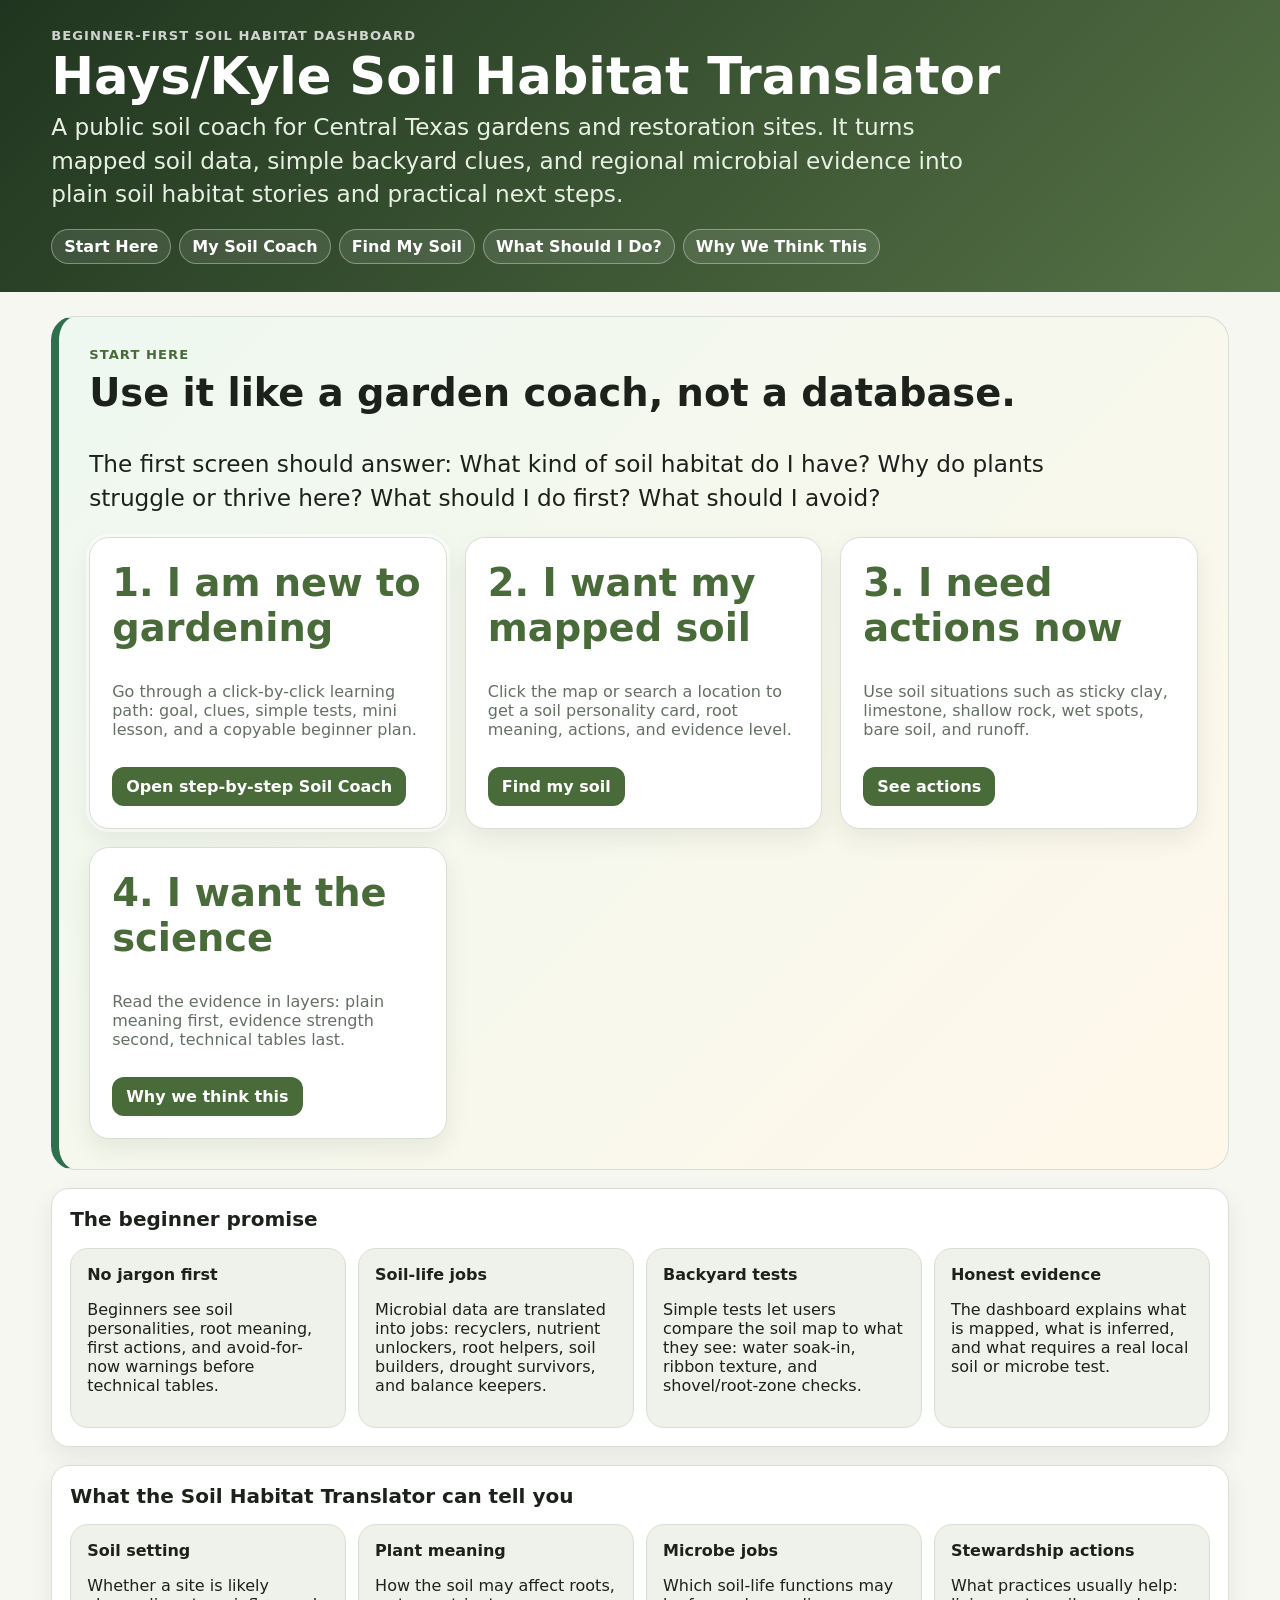
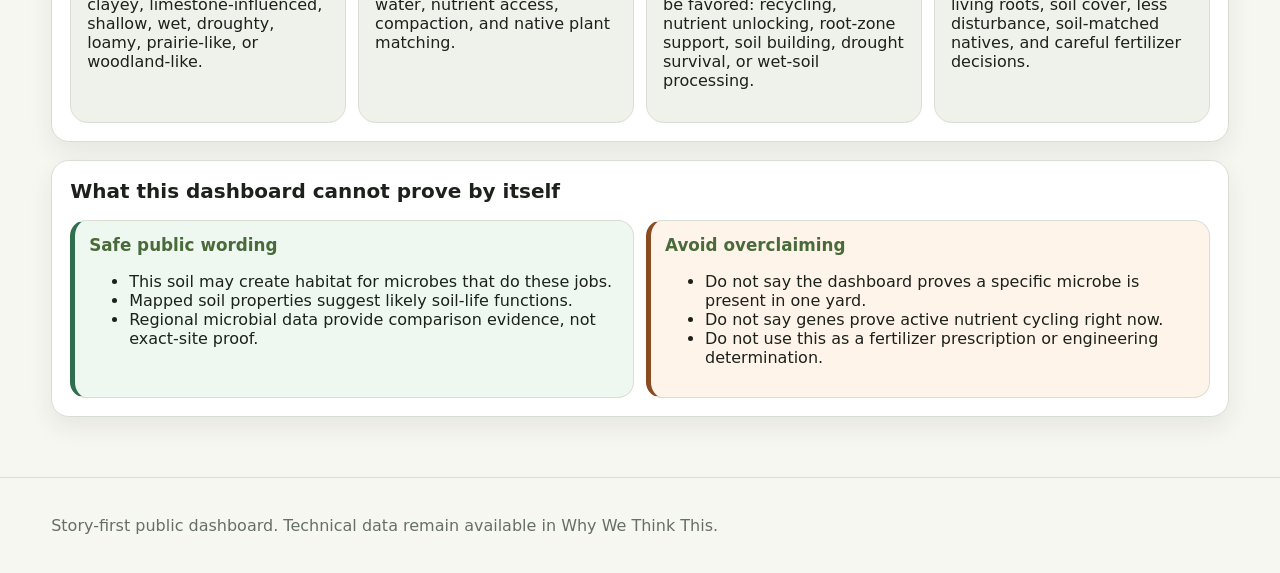
<file: index.html>
<!doctype html>
<html lang="en">
<head>
  <meta charset="utf-8"/>
  <meta name="viewport" content="width=device-width,initial-scale=1"/>
  <title>Hays/Kyle Soil Habitat Translator</title>
  <link rel="stylesheet" href="assets/style.css"/>
</head>
<body>
<header>
  <p class="eyebrow">Beginner-first soil habitat dashboard</p>
  <h1>Hays/Kyle Soil Habitat Translator</h1>
  <p class="big-intro">
    A public soil coach for Central Texas gardens and restoration sites. It turns mapped soil data, simple backyard clues,
    and regional microbial evidence into plain soil habitat stories and practical next steps.
  </p>
  <div class="mode-nav">
    <a href="index.html">Start Here</a>
    <a href="gardener.html">My Soil Coach</a>
    <a href="map.html">Find My Soil</a>
    <a href="actions.html">What Should I Do?</a>
    <a href="research.html">Why We Think This</a>
  </div>
</header>

<main>
  <section class="story-hero home-coach-hero">
    <p class="eyebrow dark">Start here</p>
    <h2>Use it like a garden coach, not a database.</h2>
    <p class="big-intro">
      The first screen should answer: What kind of soil habitat do I have? Why do plants struggle or thrive here?
      What should I do first? What should I avoid?
    </p>
    <div class="hero-choice public-choice">
      <div class="choice-card light-card priority-card">
        <h2>1. I am new to gardening</h2>
        <p>Go through a click-by-click learning path: goal, clues, simple tests, mini lesson, and a copyable beginner plan.</p>
        <a href="gardener.html">Open step-by-step Soil Coach</a>
      </div>
      <div class="choice-card light-card">
        <h2>2. I want my mapped soil</h2>
        <p>Click the map or search a location to get a soil personality card, root meaning, actions, and evidence level.</p>
        <a href="map.html">Find my soil</a>
      </div>
      <div class="choice-card light-card">
        <h2>3. I need actions now</h2>
        <p>Use soil situations such as sticky clay, limestone, shallow rock, wet spots, bare soil, and runoff.</p>
        <a href="actions.html">See actions</a>
      </div>
      <div class="choice-card light-card">
        <h2>4. I want the science</h2>
        <p>Read the evidence in layers: plain meaning first, evidence strength second, technical tables last.</p>
        <a href="research.html">Why we think this</a>
      </div>
    </div>
  </section>

  <section class="card" style="margin-top:18px;">
    <h2>The beginner promise</h2>
    <div class="use-case-grid">
      <div class="use-case-card"><strong>No jargon first</strong><p>Beginners see soil personalities, root meaning, first actions, and avoid-for-now warnings before technical tables.</p></div>
      <div class="use-case-card"><strong>Soil-life jobs</strong><p>Microbial data are translated into jobs: recyclers, nutrient unlockers, root helpers, soil builders, drought survivors, and balance keepers.</p></div>
      <div class="use-case-card"><strong>Backyard tests</strong><p>Simple tests let users compare the soil map to what they see: water soak-in, ribbon texture, and shovel/root-zone checks.</p></div>
      <div class="use-case-card"><strong>Honest evidence</strong><p>The dashboard explains what is mapped, what is inferred, and what requires a real local soil or microbe test.</p></div>
    </div>
  </section>

  <section class="card" style="margin-top:18px;">
    <h2>What the Soil Habitat Translator can tell you</h2>
    <div class="use-case-grid">
      <div class="use-case-card"><strong>Soil setting</strong><p>Whether a site is likely clayey, limestone-influenced, shallow, wet, droughty, loamy, prairie-like, or woodland-like.</p></div>
      <div class="use-case-card"><strong>Plant meaning</strong><p>How the soil may affect roots, water, nutrient access, compaction, and native plant matching.</p></div>
      <div class="use-case-card"><strong>Microbe jobs</strong><p>Which soil-life functions may be favored: recycling, nutrient unlocking, root-zone support, soil building, drought survival, or wet-soil processing.</p></div>
      <div class="use-case-card"><strong>Stewardship actions</strong><p>What practices usually help: living roots, soil cover, less disturbance, soil-matched natives, and careful fertilizer decisions.</p></div>
    </div>
  </section>

  <section class="card" style="margin-top:18px;">
    <h2>What this dashboard cannot prove by itself</h2>
    <div class="yes-no-grid">
      <div class="yes-box">
        <h3>Safe public wording</h3>
        <ul>
          <li>This soil may create habitat for microbes that do these jobs.</li>
          <li>Mapped soil properties suggest likely soil-life functions.</li>
          <li>Regional microbial data provide comparison evidence, not exact-site proof.</li>
        </ul>
      </div>
      <div class="no-box">
        <h3>Avoid overclaiming</h3>
        <ul>
          <li>Do not say the dashboard proves a specific microbe is present in one yard.</li>
          <li>Do not say genes prove active nutrient cycling right now.</li>
          <li>Do not use this as a fertilizer prescription or engineering determination.</li>
        </ul>
      </div>
    </div>
  </section>
</main>

<footer>
  <p>Story-first public dashboard. Technical data remain available in Why We Think This.</p>
</footer>
</body>
</html>
</file>
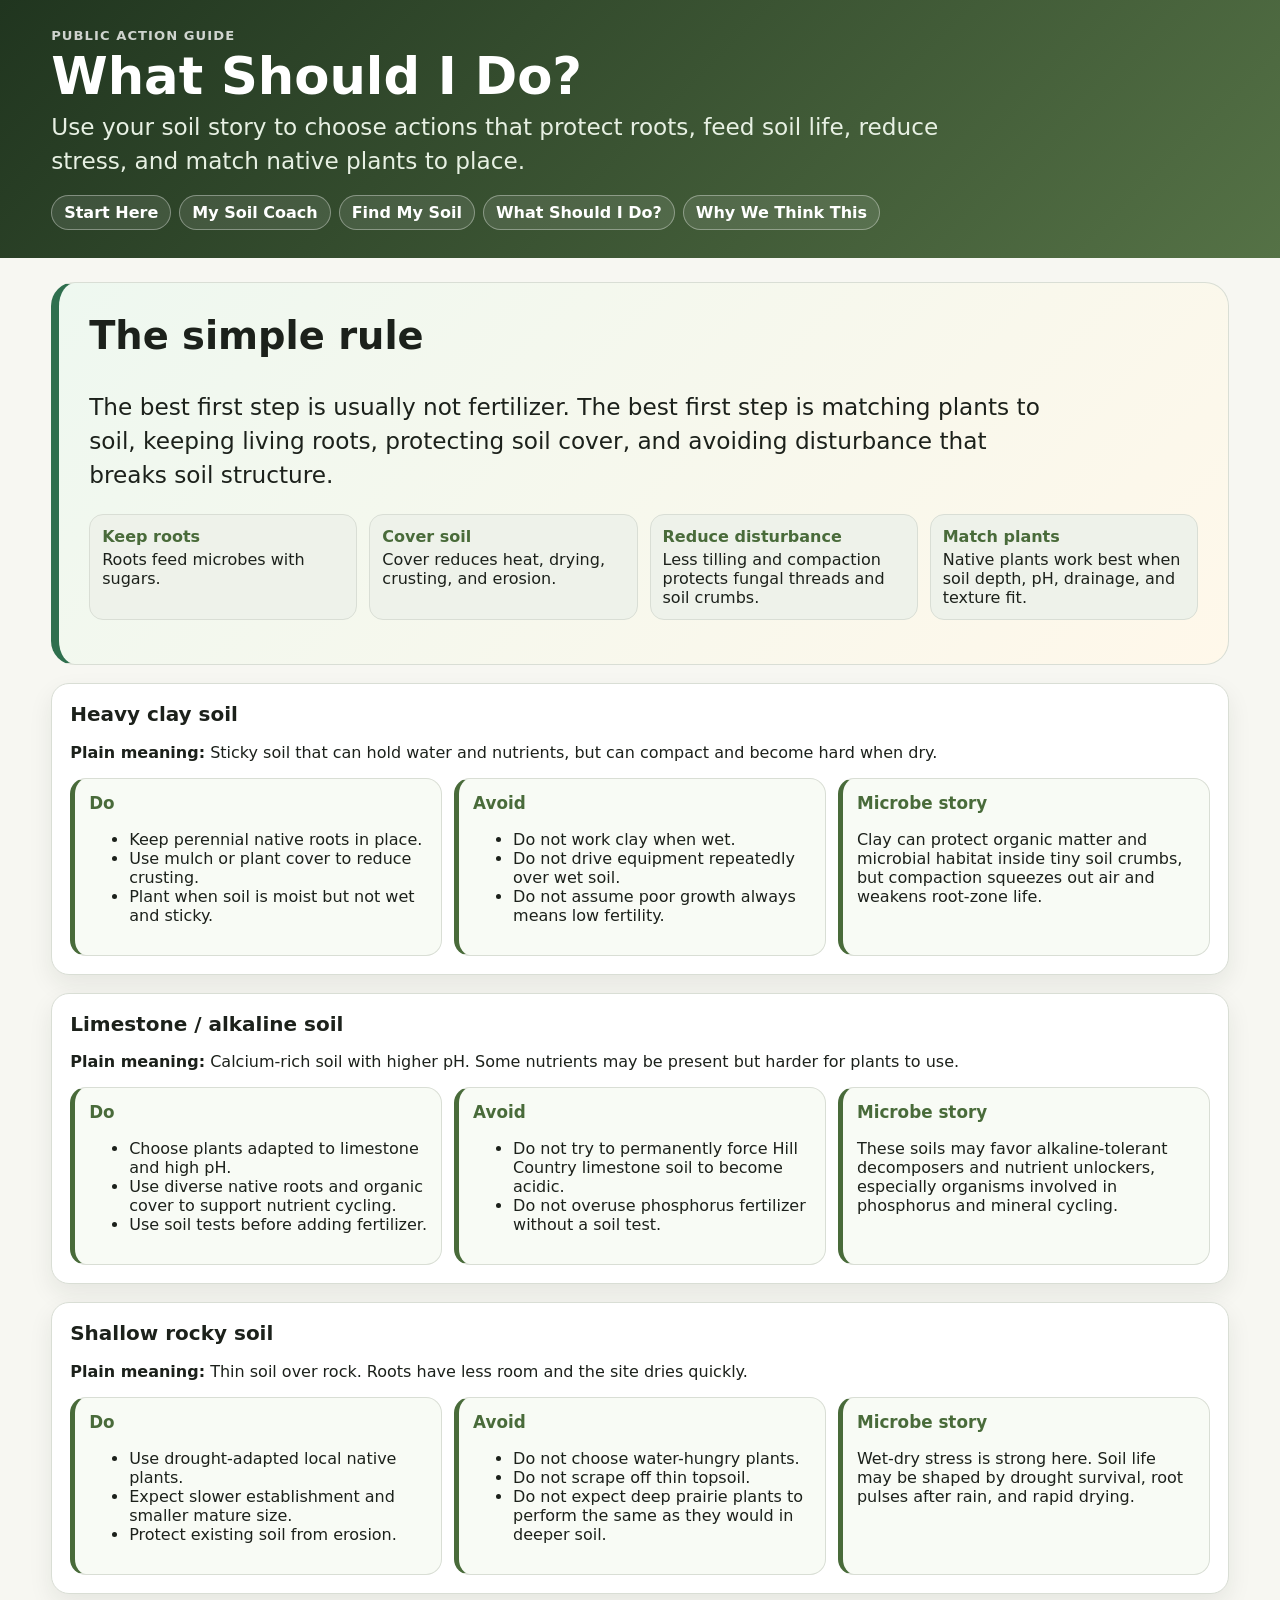
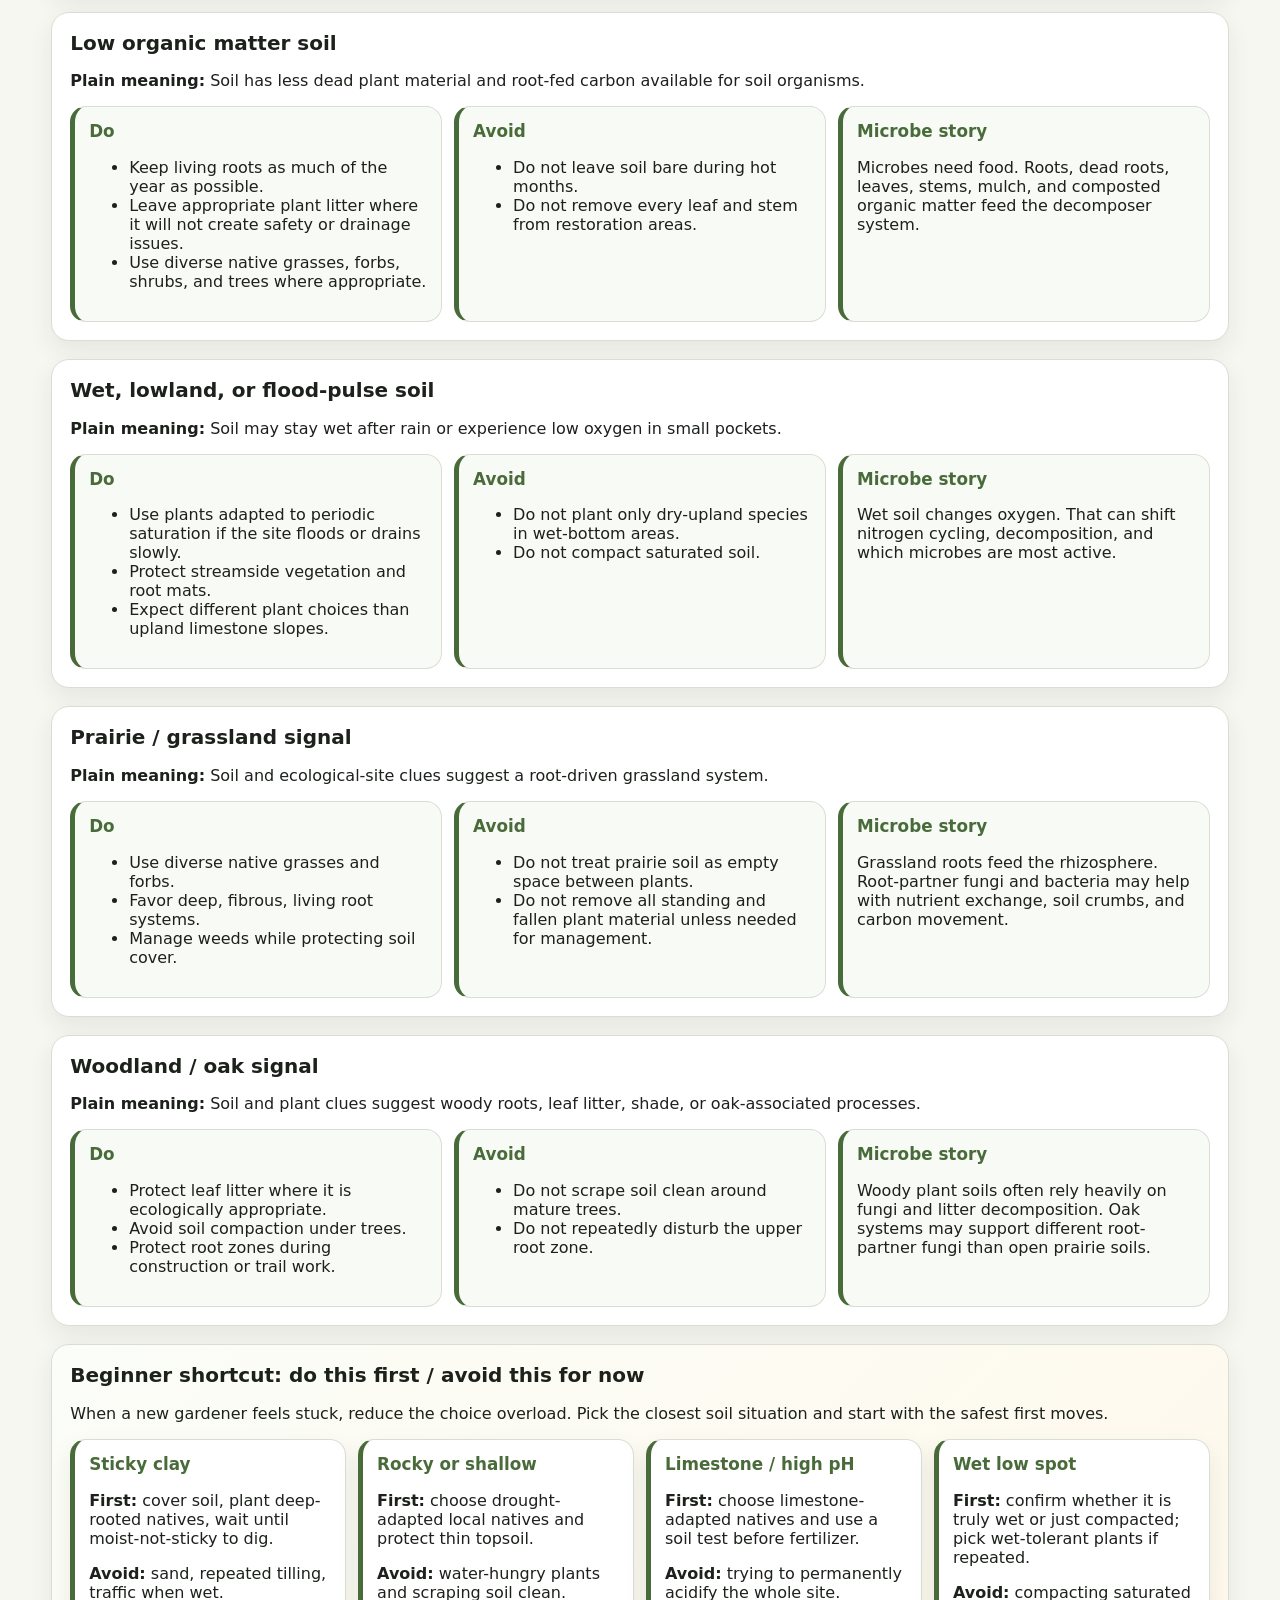
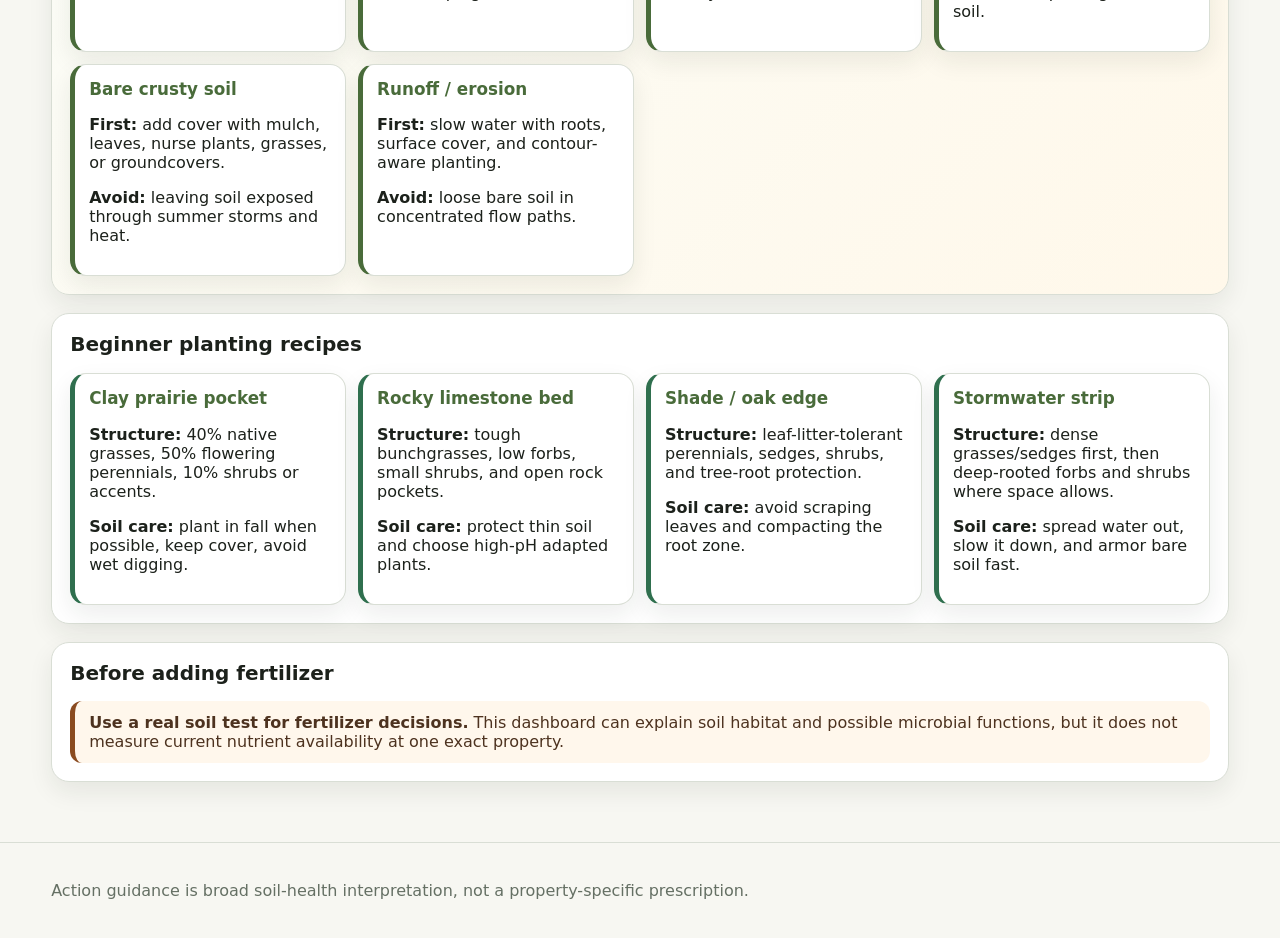
<file: actions.html>
<!doctype html>
<html lang="en">
<head>
  <meta charset="utf-8"/>
  <meta name="viewport" content="width=device-width,initial-scale=1"/>
  <title>What Should I Do? | Hays/Kyle Soil-Life Dashboard</title>
  <link rel="stylesheet" href="assets/style.css"/>
</head>
<body>
<header>
  <p class="eyebrow">Public action guide</p>
  <h1>What Should I Do?</h1>
  <p class="big-intro">
    Use your soil story to choose actions that protect roots, feed soil life, reduce stress, and match native plants to place.
  </p>
  <div class="mode-nav">
    <a href="index.html">Start Here</a>
    <a href="gardener.html">My Soil Coach</a>
    <a href="map.html">Find My Soil</a>
    <a href="actions.html">What Should I Do?</a>
    <a href="research.html">Why We Think This</a>
  </div>
</header>

<main>
  <section class="story-hero">
    <h2>The simple rule</h2>
    <p class="big-intro">
      The best first step is usually not fertilizer. The best first step is matching plants to soil, keeping living roots,
      protecting soil cover, and avoiding disturbance that breaks soil structure.
    </p>
    <div class="help-strip">
      <div class="help-item"><strong>Keep roots</strong> Roots feed microbes with sugars.</div>
      <div class="help-item"><strong>Cover soil</strong> Cover reduces heat, drying, crusting, and erosion.</div>
      <div class="help-item"><strong>Reduce disturbance</strong> Less tilling and compaction protects fungal threads and soil crumbs.</div>
      <div class="help-item"><strong>Match plants</strong> Native plants work best when soil depth, pH, drainage, and texture fit.</div>
    </div>
  </section>

  <section class="card" id="heavy-clay">
    <h2>Heavy clay soil</h2>
    <p><strong>Plain meaning:</strong> Sticky soil that can hold water and nutrients, but can compact and become hard when dry.</p>
    <div class="action-grid">
      <div class="action-card"><h3>Do</h3><ul><li>Keep perennial native roots in place.</li><li>Use mulch or plant cover to reduce crusting.</li><li>Plant when soil is moist but not wet and sticky.</li></ul></div>
      <div class="action-card"><h3>Avoid</h3><ul><li>Do not work clay when wet.</li><li>Do not drive equipment repeatedly over wet soil.</li><li>Do not assume poor growth always means low fertility.</li></ul></div>
      <div class="action-card"><h3>Microbe story</h3><p>Clay can protect organic matter and microbial habitat inside tiny soil crumbs, but compaction squeezes out air and weakens root-zone life.</p></div>
    </div>
  </section>

  <section class="card" id="limestone" style="margin-top:18px;">
    <h2>Limestone / alkaline soil</h2>
    <p><strong>Plain meaning:</strong> Calcium-rich soil with higher pH. Some nutrients may be present but harder for plants to use.</p>
    <div class="action-grid">
      <div class="action-card"><h3>Do</h3><ul><li>Choose plants adapted to limestone and high pH.</li><li>Use diverse native roots and organic cover to support nutrient cycling.</li><li>Use soil tests before adding fertilizer.</li></ul></div>
      <div class="action-card"><h3>Avoid</h3><ul><li>Do not try to permanently force Hill Country limestone soil to become acidic.</li><li>Do not overuse phosphorus fertilizer without a soil test.</li></ul></div>
      <div class="action-card"><h3>Microbe story</h3><p>These soils may favor alkaline-tolerant decomposers and nutrient unlockers, especially organisms involved in phosphorus and mineral cycling.</p></div>
    </div>
  </section>

  <section class="card" id="shallow" style="margin-top:18px;">
    <h2>Shallow rocky soil</h2>
    <p><strong>Plain meaning:</strong> Thin soil over rock. Roots have less room and the site dries quickly.</p>
    <div class="action-grid">
      <div class="action-card"><h3>Do</h3><ul><li>Use drought-adapted local native plants.</li><li>Expect slower establishment and smaller mature size.</li><li>Protect existing soil from erosion.</li></ul></div>
      <div class="action-card"><h3>Avoid</h3><ul><li>Do not choose water-hungry plants.</li><li>Do not scrape off thin topsoil.</li><li>Do not expect deep prairie plants to perform the same as they would in deeper soil.</li></ul></div>
      <div class="action-card"><h3>Microbe story</h3><p>Wet-dry stress is strong here. Soil life may be shaped by drought survival, root pulses after rain, and rapid drying.</p></div>
    </div>
  </section>

  <section class="card" id="low-organic" style="margin-top:18px;">
    <h2>Low organic matter soil</h2>
    <p><strong>Plain meaning:</strong> Soil has less dead plant material and root-fed carbon available for soil organisms.</p>
    <div class="action-grid">
      <div class="action-card"><h3>Do</h3><ul><li>Keep living roots as much of the year as possible.</li><li>Leave appropriate plant litter where it will not create safety or drainage issues.</li><li>Use diverse native grasses, forbs, shrubs, and trees where appropriate.</li></ul></div>
      <div class="action-card"><h3>Avoid</h3><ul><li>Do not leave soil bare during hot months.</li><li>Do not remove every leaf and stem from restoration areas.</li></ul></div>
      <div class="action-card"><h3>Microbe story</h3><p>Microbes need food. Roots, dead roots, leaves, stems, mulch, and composted organic matter feed the decomposer system.</p></div>
    </div>
  </section>

  <section class="card" id="wet-soil" style="margin-top:18px;">
    <h2>Wet, lowland, or flood-pulse soil</h2>
    <p><strong>Plain meaning:</strong> Soil may stay wet after rain or experience low oxygen in small pockets.</p>
    <div class="action-grid">
      <div class="action-card"><h3>Do</h3><ul><li>Use plants adapted to periodic saturation if the site floods or drains slowly.</li><li>Protect streamside vegetation and root mats.</li><li>Expect different plant choices than upland limestone slopes.</li></ul></div>
      <div class="action-card"><h3>Avoid</h3><ul><li>Do not plant only dry-upland species in wet-bottom areas.</li><li>Do not compact saturated soil.</li></ul></div>
      <div class="action-card"><h3>Microbe story</h3><p>Wet soil changes oxygen. That can shift nitrogen cycling, decomposition, and which microbes are most active.</p></div>
    </div>
  </section>

  <section class="card" id="prairie" style="margin-top:18px;">
    <h2>Prairie / grassland signal</h2>
    <p><strong>Plain meaning:</strong> Soil and ecological-site clues suggest a root-driven grassland system.</p>
    <div class="action-grid">
      <div class="action-card"><h3>Do</h3><ul><li>Use diverse native grasses and forbs.</li><li>Favor deep, fibrous, living root systems.</li><li>Manage weeds while protecting soil cover.</li></ul></div>
      <div class="action-card"><h3>Avoid</h3><ul><li>Do not treat prairie soil as empty space between plants.</li><li>Do not remove all standing and fallen plant material unless needed for management.</li></ul></div>
      <div class="action-card"><h3>Microbe story</h3><p>Grassland roots feed the rhizosphere. Root-partner fungi and bacteria may help with nutrient exchange, soil crumbs, and carbon movement.</p></div>
    </div>
  </section>

  <section class="card" id="woodland" style="margin-top:18px;">
    <h2>Woodland / oak signal</h2>
    <p><strong>Plain meaning:</strong> Soil and plant clues suggest woody roots, leaf litter, shade, or oak-associated processes.</p>
    <div class="action-grid">
      <div class="action-card"><h3>Do</h3><ul><li>Protect leaf litter where it is ecologically appropriate.</li><li>Avoid soil compaction under trees.</li><li>Protect root zones during construction or trail work.</li></ul></div>
      <div class="action-card"><h3>Avoid</h3><ul><li>Do not scrape soil clean around mature trees.</li><li>Do not repeatedly disturb the upper root zone.</li></ul></div>
      <div class="action-card"><h3>Microbe story</h3><p>Woody plant soils often rely heavily on fungi and litter decomposition. Oak systems may support different root-partner fungi than open prairie soils.</p></div>
    </div>
  </section>


  <section class="card action-shortcuts" style="margin-top:18px;">
    <h2>Beginner shortcut: do this first / avoid this for now</h2>
    <p>When a new gardener feels stuck, reduce the choice overload. Pick the closest soil situation and start with the safest first moves.</p>
    <div class="shortcut-grid">
      <div class="shortcut-card"><h3>Sticky clay</h3><p><strong>First:</strong> cover soil, plant deep-rooted natives, wait until moist-not-sticky to dig.</p><p><strong>Avoid:</strong> sand, repeated tilling, traffic when wet.</p></div>
      <div class="shortcut-card"><h3>Rocky or shallow</h3><p><strong>First:</strong> choose drought-adapted local natives and protect thin topsoil.</p><p><strong>Avoid:</strong> water-hungry plants and scraping soil clean.</p></div>
      <div class="shortcut-card"><h3>Limestone / high pH</h3><p><strong>First:</strong> choose limestone-adapted natives and use a soil test before fertilizer.</p><p><strong>Avoid:</strong> trying to permanently acidify the whole site.</p></div>
      <div class="shortcut-card"><h3>Wet low spot</h3><p><strong>First:</strong> confirm whether it is truly wet or just compacted; pick wet-tolerant plants if repeated.</p><p><strong>Avoid:</strong> compacting saturated soil.</p></div>
      <div class="shortcut-card"><h3>Bare crusty soil</h3><p><strong>First:</strong> add cover with mulch, leaves, nurse plants, grasses, or groundcovers.</p><p><strong>Avoid:</strong> leaving soil exposed through summer storms and heat.</p></div>
      <div class="shortcut-card"><h3>Runoff / erosion</h3><p><strong>First:</strong> slow water with roots, surface cover, and contour-aware planting.</p><p><strong>Avoid:</strong> loose bare soil in concentrated flow paths.</p></div>
    </div>
  </section>

  <section class="card" style="margin-top:18px;">
    <h2>Beginner planting recipes</h2>
    <div class="recipe-grid">
      <div class="recipe-card"><h3>Clay prairie pocket</h3><p><strong>Structure:</strong> 40% native grasses, 50% flowering perennials, 10% shrubs or accents.</p><p><strong>Soil care:</strong> plant in fall when possible, keep cover, avoid wet digging.</p></div>
      <div class="recipe-card"><h3>Rocky limestone bed</h3><p><strong>Structure:</strong> tough bunchgrasses, low forbs, small shrubs, and open rock pockets.</p><p><strong>Soil care:</strong> protect thin soil and choose high-pH adapted plants.</p></div>
      <div class="recipe-card"><h3>Shade / oak edge</h3><p><strong>Structure:</strong> leaf-litter-tolerant perennials, sedges, shrubs, and tree-root protection.</p><p><strong>Soil care:</strong> avoid scraping leaves and compacting the root zone.</p></div>
      <div class="recipe-card"><h3>Stormwater strip</h3><p><strong>Structure:</strong> dense grasses/sedges first, then deep-rooted forbs and shrubs where space allows.</p><p><strong>Soil care:</strong> spread water out, slow it down, and armor bare soil fast.</p></div>
    </div>
  </section>

  <section class="card" style="margin-top:18px;">
    <h2>Before adding fertilizer</h2>
    <div class="notice">
      <strong>Use a real soil test for fertilizer decisions.</strong> This dashboard can explain soil habitat and possible microbial functions, but it does not measure current nutrient availability at one exact property.
    </div>
  </section>
</main>

<footer>
  <p>Action guidance is broad soil-health interpretation, not a property-specific prescription.</p>
</footer>
</body>
</html>
</file>
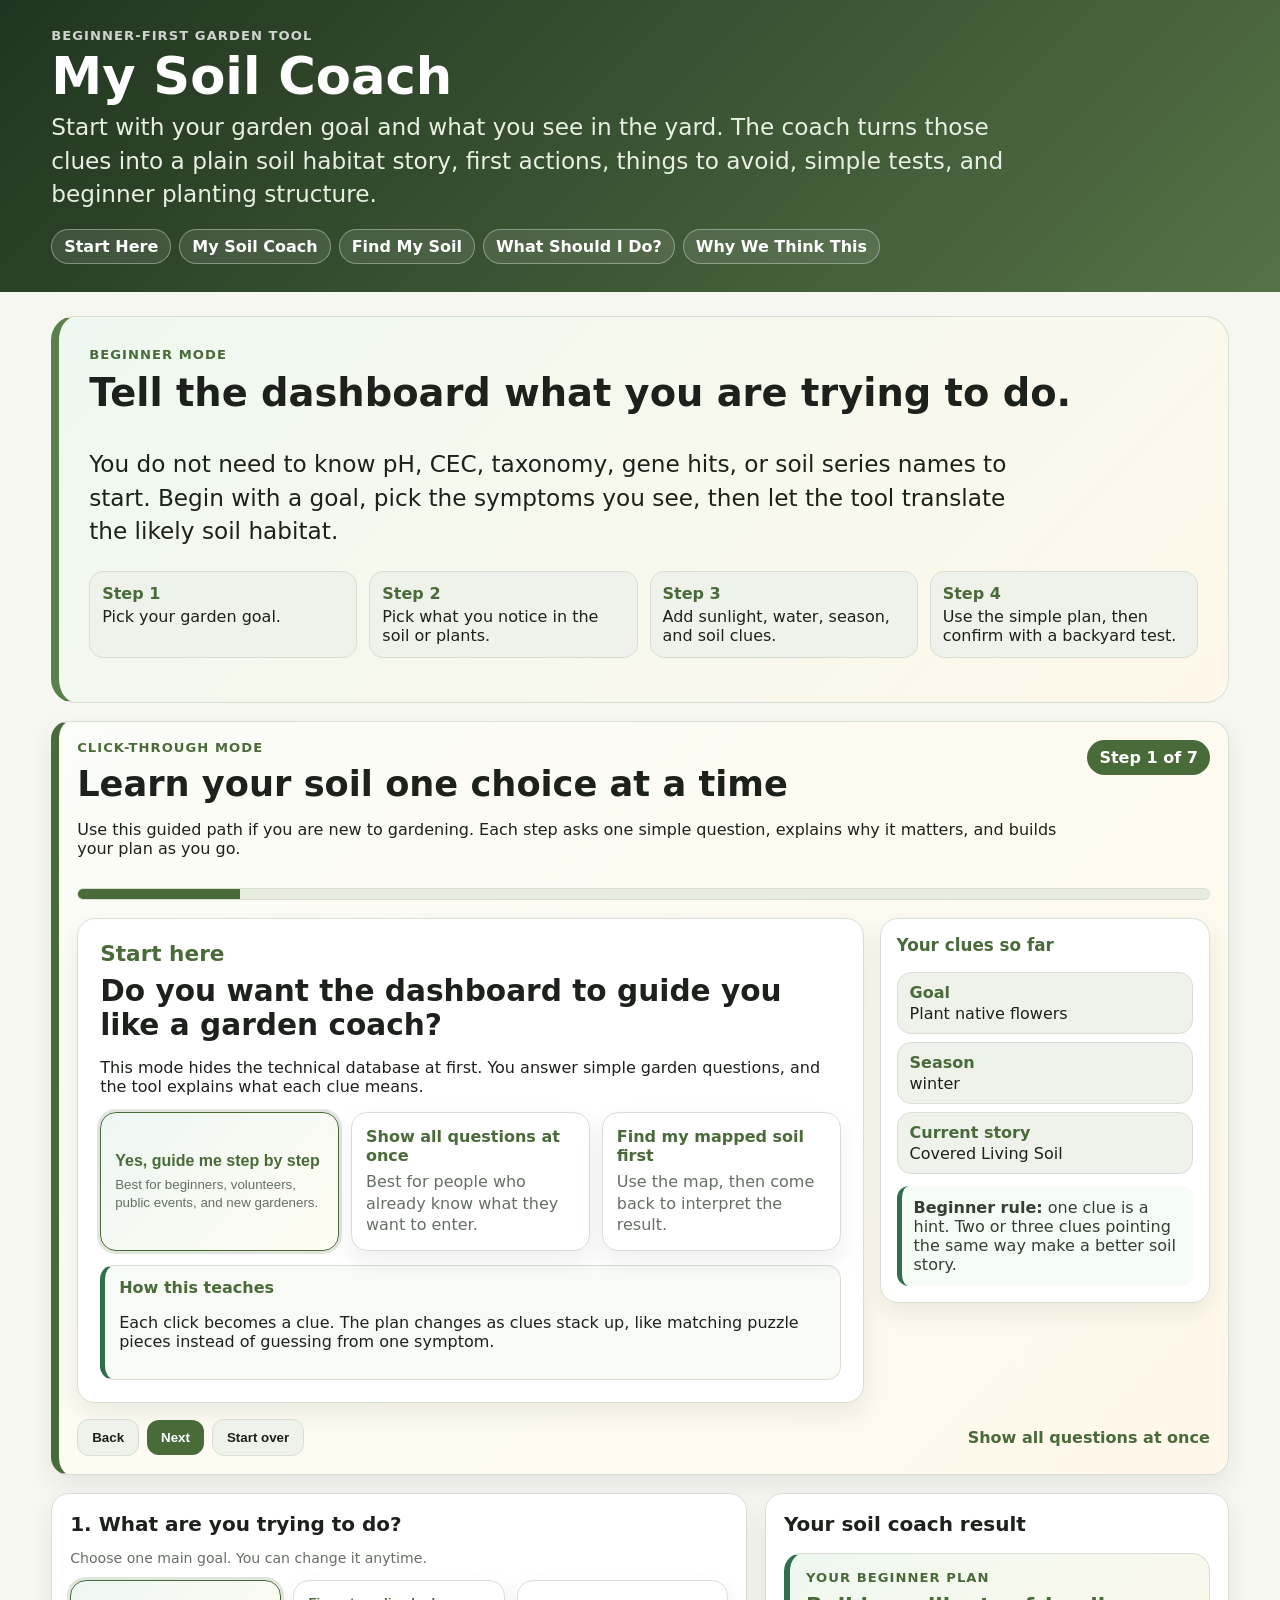
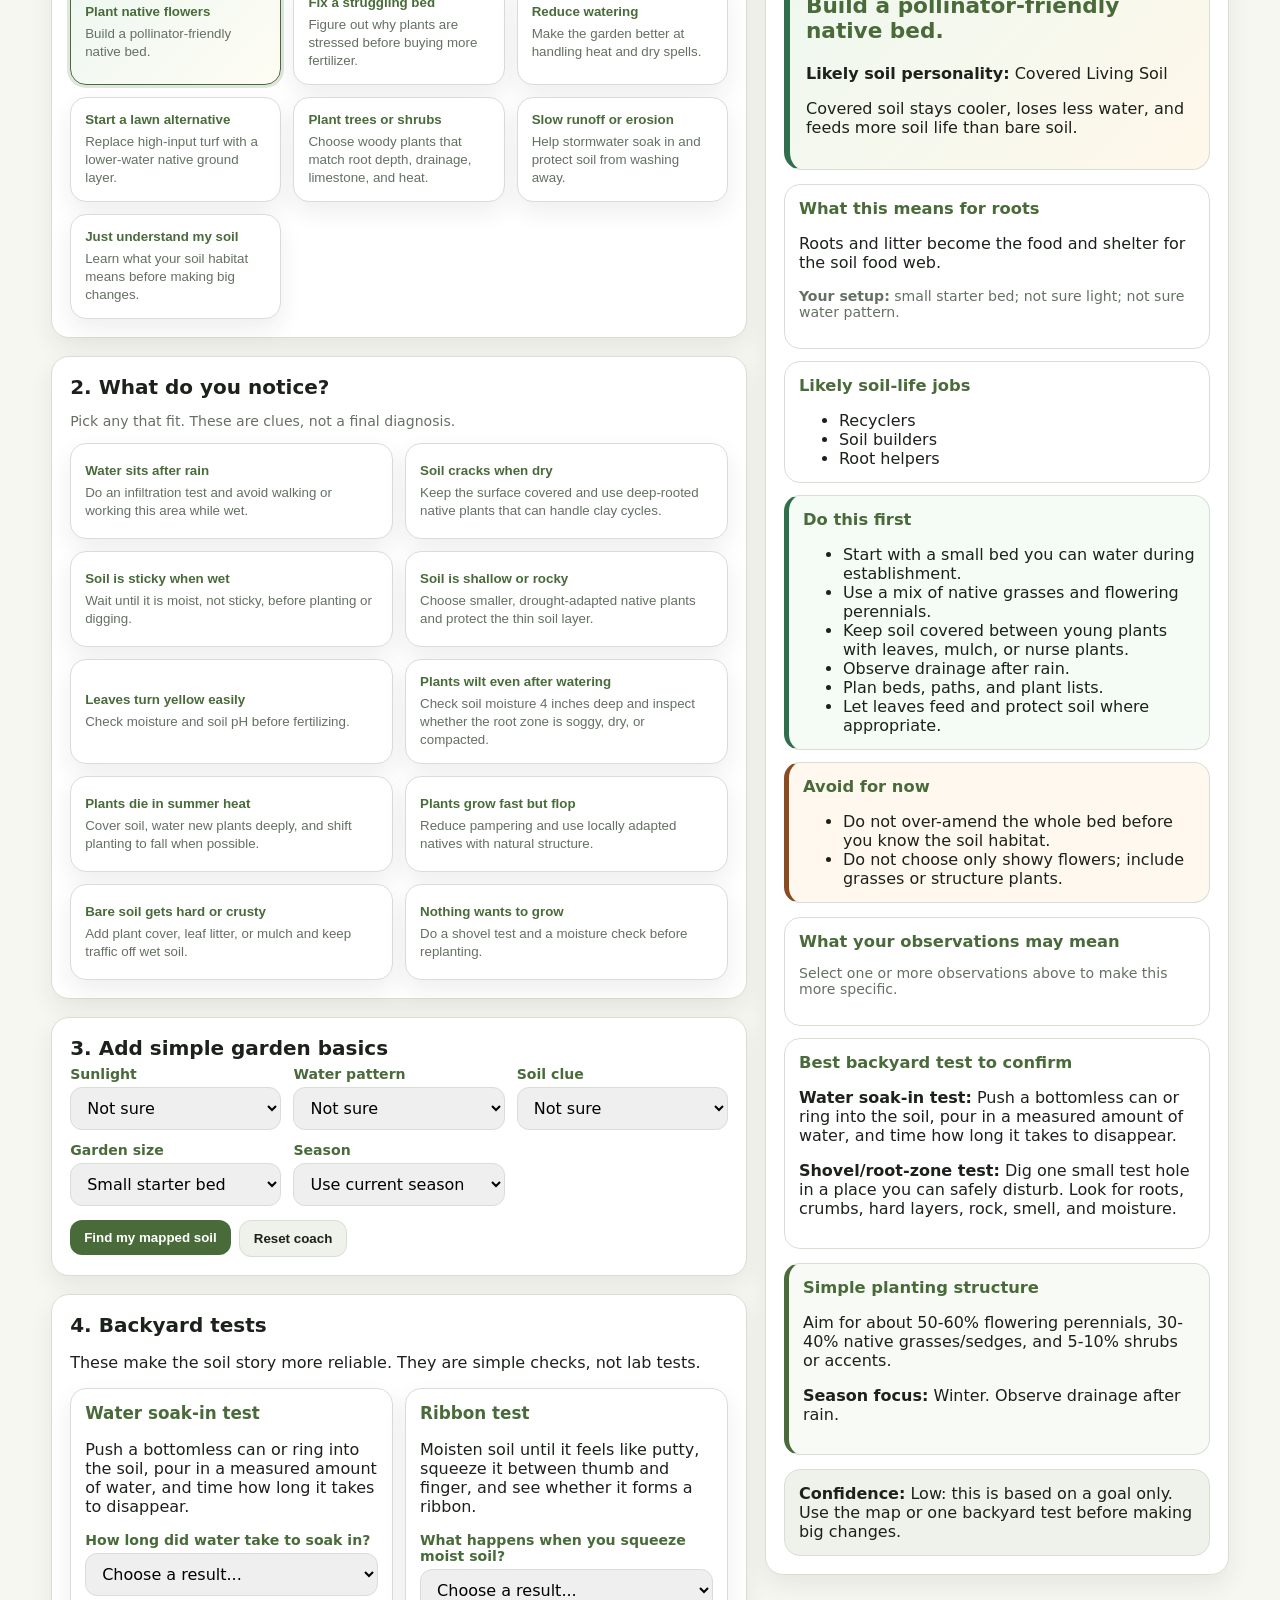
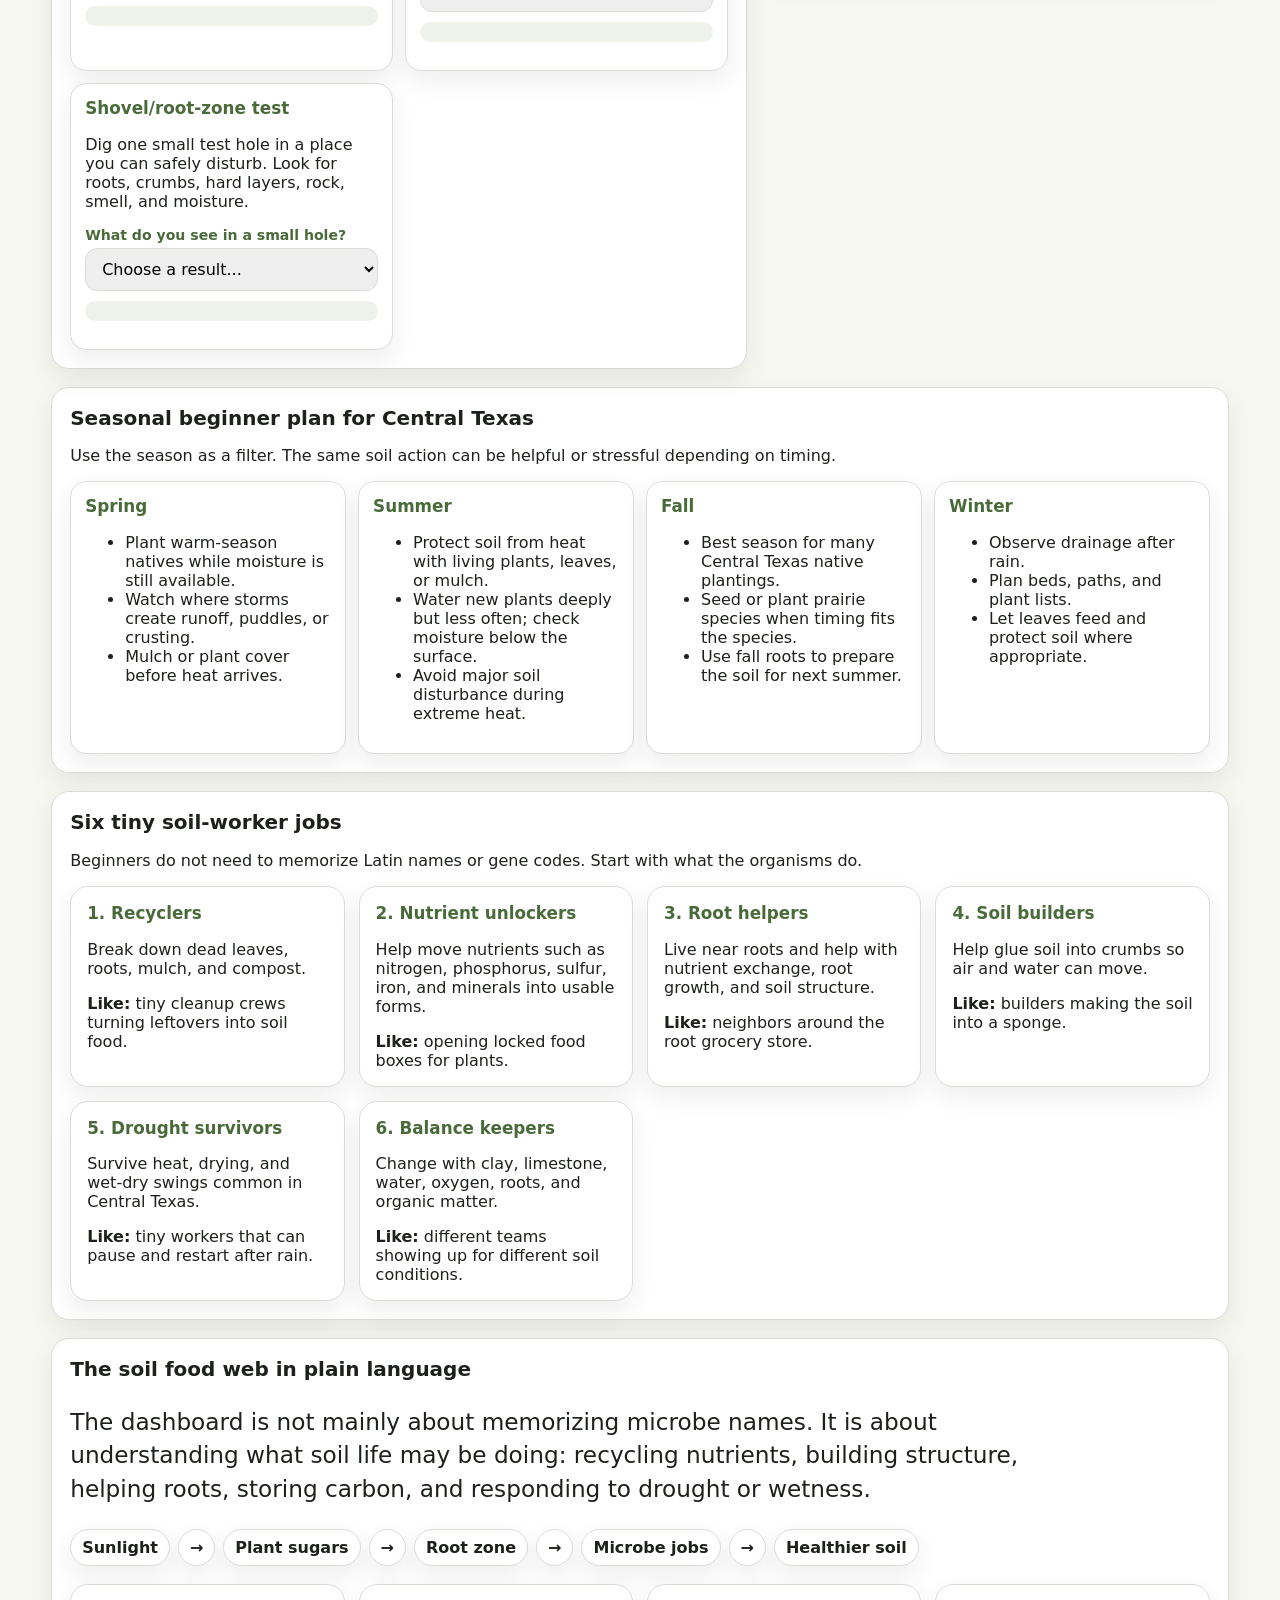
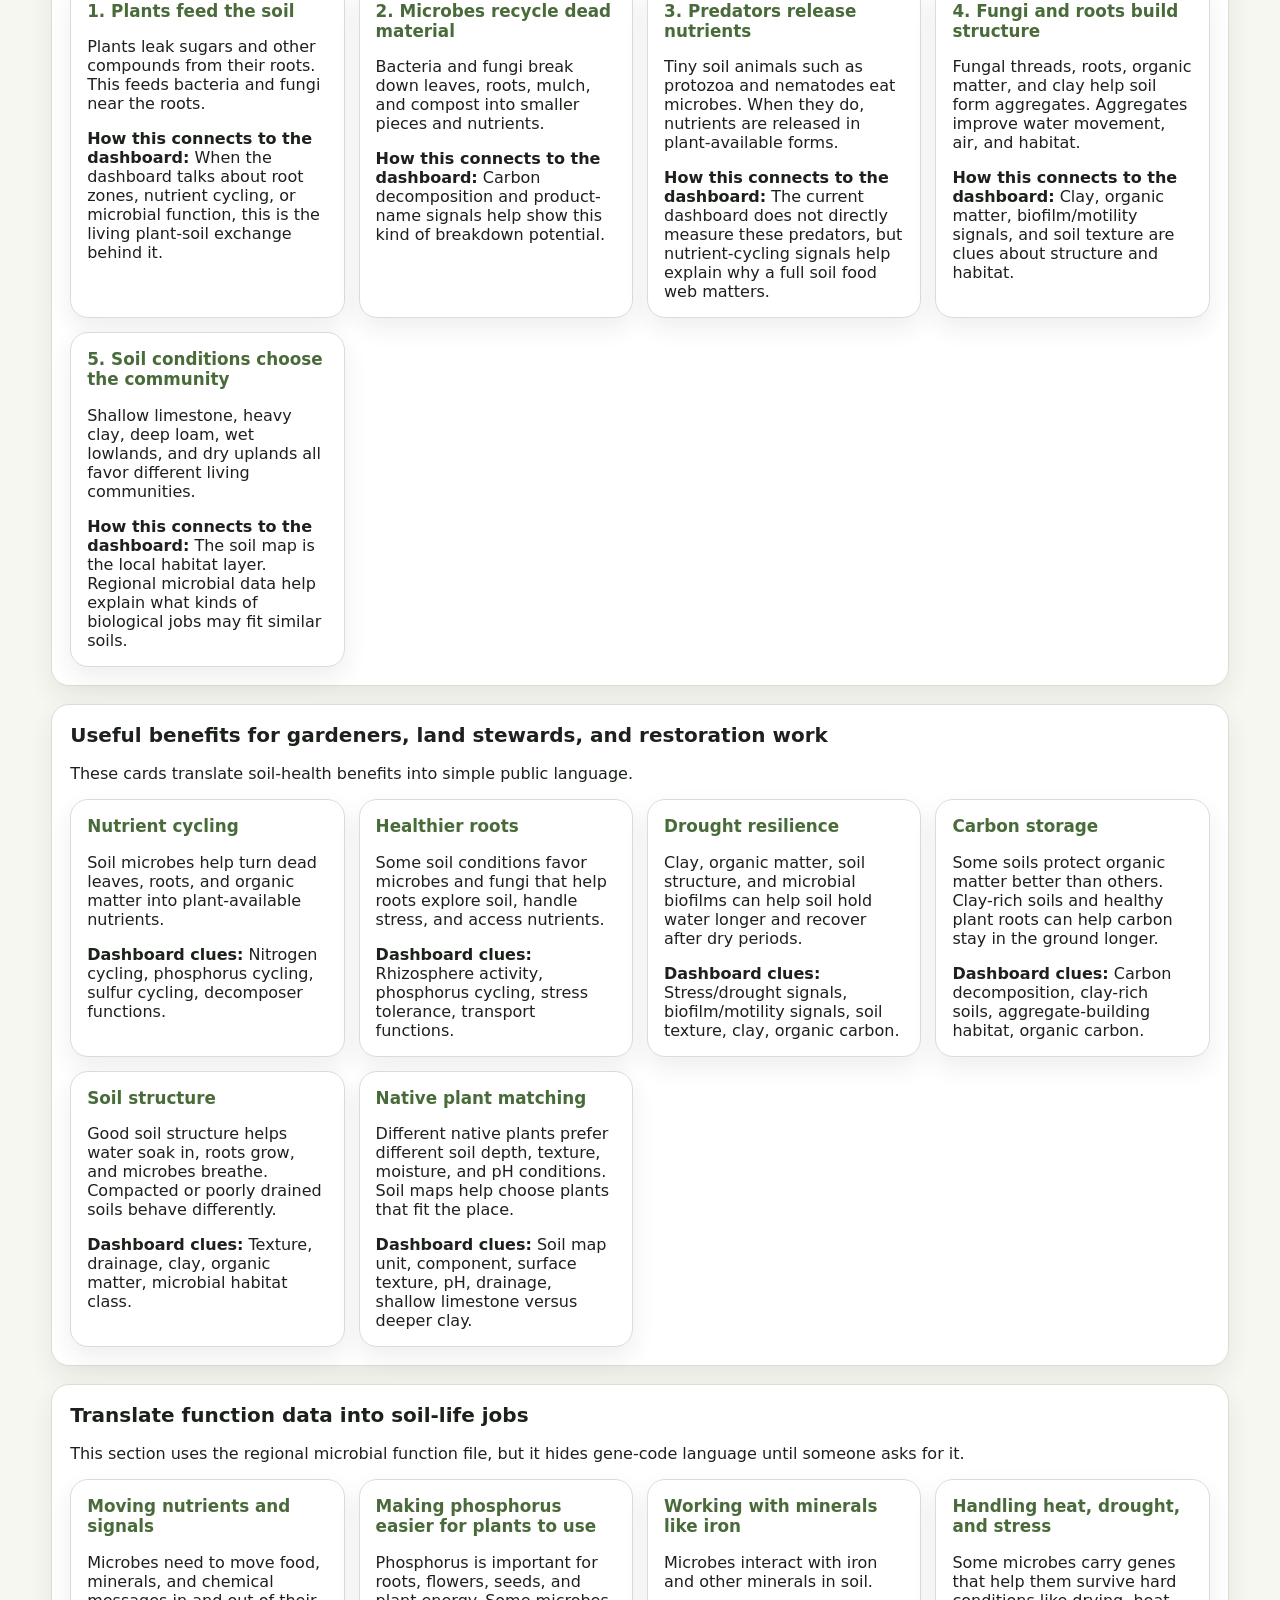
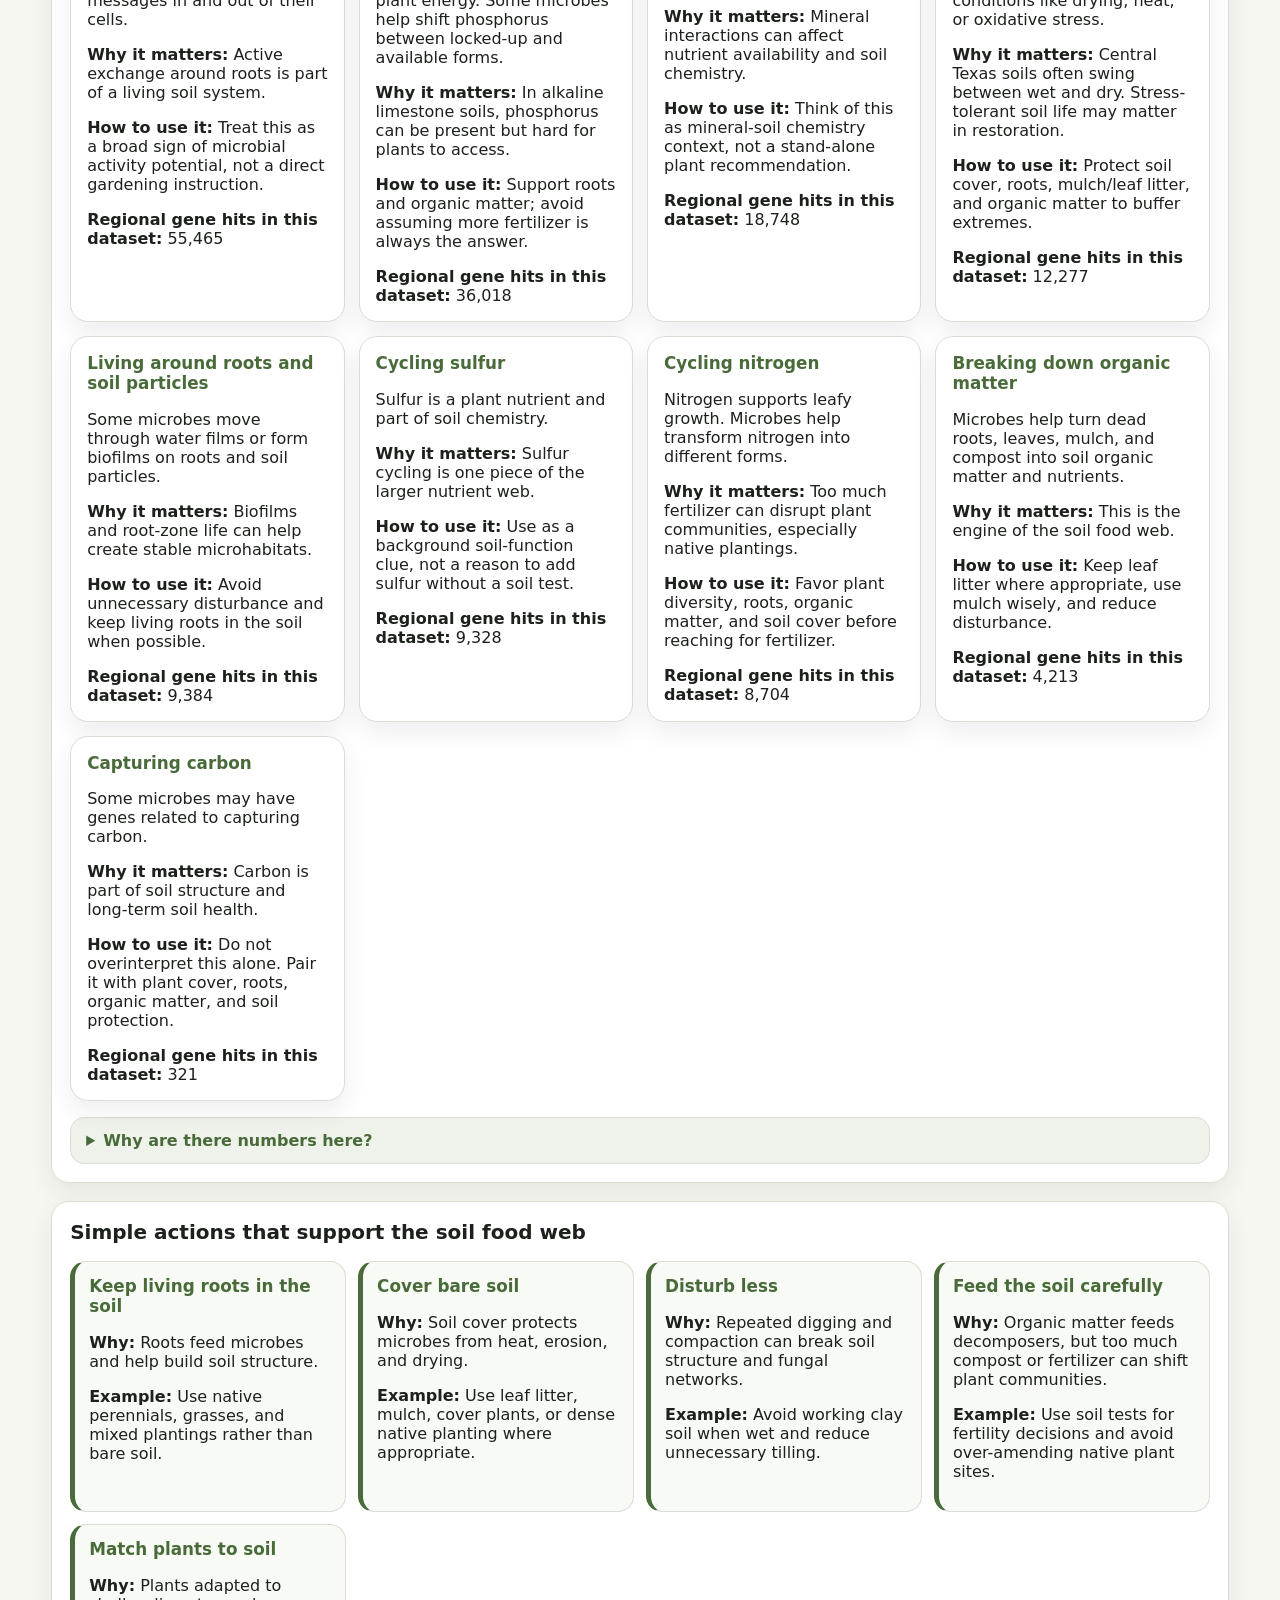
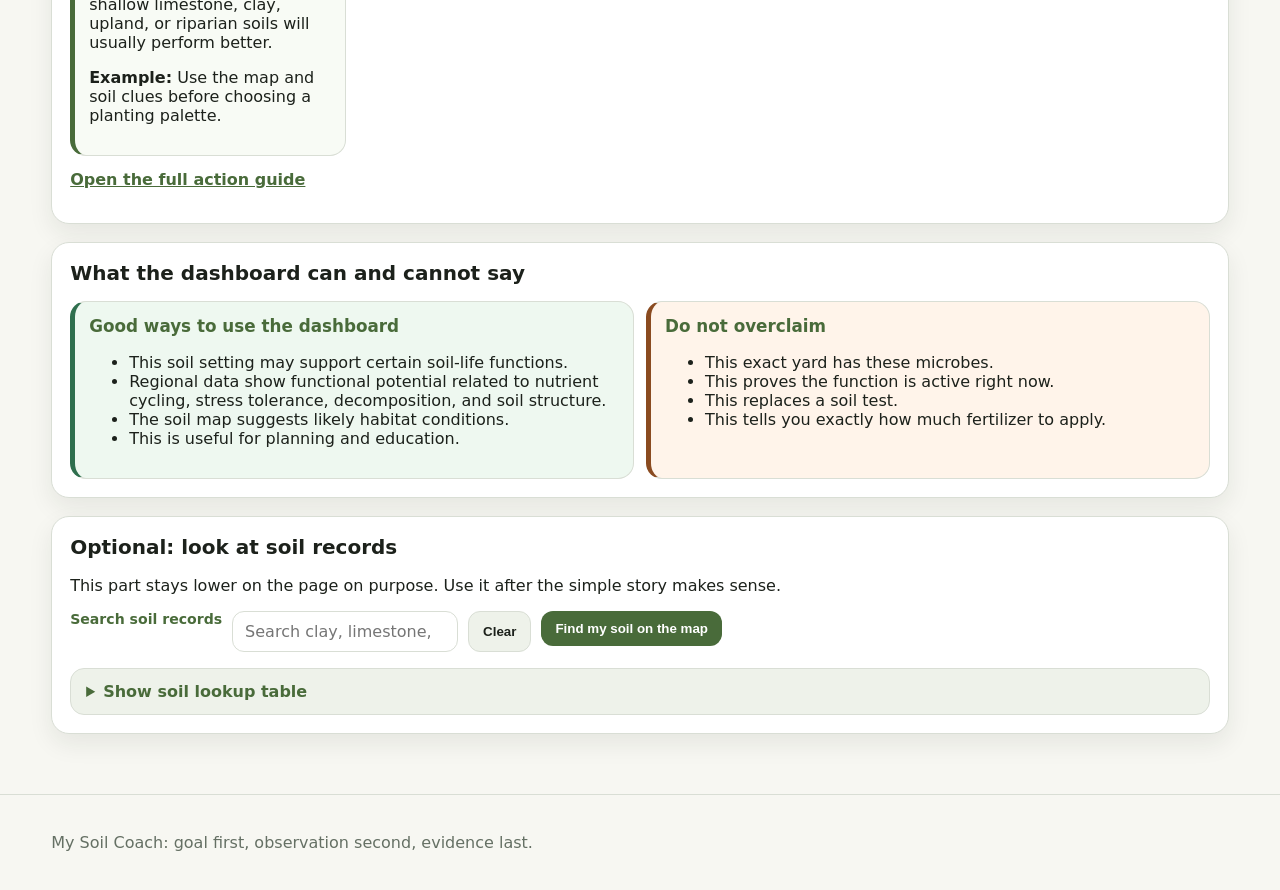
<file: gardener.html>
<!doctype html>
<html lang="en">
<head>
  <meta charset="utf-8"/>
  <meta name="viewport" content="width=device-width,initial-scale=1"/>
  <title>My Soil Coach | Hays/Kyle Soil Habitat Translator</title>
  <link rel="stylesheet" href="assets/style.css"/>
</head>
<body>
<header>
  <p class="eyebrow">Beginner-first garden tool</p>
  <h1>My Soil Coach</h1>
  <p class="big-intro">
    Start with your garden goal and what you see in the yard. The coach turns those clues into a plain soil habitat story,
    first actions, things to avoid, simple tests, and beginner planting structure.
  </p>
  <div class="mode-nav">
    <a href="index.html">Start Here</a>
    <a href="gardener.html">My Soil Coach</a>
    <a href="map.html">Find My Soil</a>
    <a href="actions.html">What Should I Do?</a>
    <a href="research.html">Why We Think This</a>
  </div>
</header>

<main>
  <div id="coachError"></div>
  <div id="gardenerError"></div>

  <section class="story-hero coach-hero">
    <p class="eyebrow dark">Beginner mode</p>
    <h2>Tell the dashboard what you are trying to do.</h2>
    <p class="big-intro">
      You do not need to know pH, CEC, taxonomy, gene hits, or soil series names to start. Begin with a goal,
      pick the symptoms you see, then let the tool translate the likely soil habitat.
    </p>
    <div class="help-strip">
      <div class="help-item"><strong>Step 1</strong> Pick your garden goal.</div>
      <div class="help-item"><strong>Step 2</strong> Pick what you notice in the soil or plants.</div>
      <div class="help-item"><strong>Step 3</strong> Add sunlight, water, season, and soil clues.</div>
      <div class="help-item"><strong>Step 4</strong> Use the simple plan, then confirm with a backyard test.</div>
    </div>
  </section>

  <section class="card guided-coach-card" id="guidedCoach">
    <div class="guided-header">
      <div>
        <p class="eyebrow dark">Click-through mode</p>
        <h2>Learn your soil one choice at a time</h2>
        <p>Use this guided path if you are new to gardening. Each step asks one simple question, explains why it matters, and builds your plan as you go.</p>
      </div>
      <div class="guided-score" id="guidedStepBadge">Step 1 of 7</div>
    </div>

    <div class="guided-progress" aria-hidden="true">
      <div id="guidedProgressFill"></div>
    </div>

    <div class="guided-shell">
      <div id="guidedCoachPanel" class="guided-panel" aria-live="polite"></div>
      <aside class="guided-side">
        <h3>Your clues so far</h3>
        <div id="guidedClueStack" class="clue-stack"></div>
        <div class="mini-coach-tip">
          <strong>Beginner rule:</strong> one clue is a hint. Two or three clues pointing the same way make a better soil story.
        </div>
      </aside>
    </div>

    <div class="guided-nav">
      <button id="guidedBack" type="button" class="secondary">Back</button>
      <button id="guidedNext" type="button">Next</button>
      <button id="guidedRestart" type="button" class="secondary">Start over</button>
      <a href="#fullCoach" class="jump-link">Show all questions at once</a>
    </div>
  </section>


  <section class="coach-layout" id="fullCoach">
    <div class="coach-inputs">
      <section class="card coach-step">
        <h2>1. What are you trying to do?</h2>
        <p class="small">Choose one main goal. You can change it anytime.</p>
        <div id="coachGoalCards" class="option-grid"></div>
      </section>

      <section class="card coach-step">
        <h2>2. What do you notice?</h2>
        <p class="small">Pick any that fit. These are clues, not a final diagnosis.</p>
        <div id="coachObservationCards" class="option-grid observation-grid"></div>
      </section>

      <section class="card coach-step">
        <h2>3. Add simple garden basics</h2>
        <div class="coach-form-grid">
          <div>
            <label for="coachSun" class="form-label">Sunlight</label>
            <select id="coachSun">
              <option value="">Not sure</option>
              <option value="full sun">Full sun</option>
              <option value="part sun">Part sun</option>
              <option value="shade">Mostly shade</option>
            </select>
          </div>
          <div>
            <label for="coachWater" class="form-label">Water pattern</label>
            <select id="coachWater">
              <option value="">Not sure</option>
              <option value="dry">Usually dry</option>
              <option value="average">Average after rain</option>
              <option value="wet">Stays wet after rain</option>
              <option value="runoff">Water runs off fast</option>
            </select>
          </div>
          <div>
            <label for="coachSoilGuess" class="form-label">Soil clue</label>
            <select id="coachSoilGuess">
              <option value="">Not sure</option>
              <option value="clay">Sticky clay</option>
              <option value="shallow">Rocky or shallow</option>
              <option value="limestone">Limestone / alkaline</option>
              <option value="wet">Wet low spot</option>
              <option value="cover">Bare or crusty</option>
            </select>
          </div>
          <div>
            <label for="coachSpace" class="form-label">Garden size</label>
            <select id="coachSpace">
              <option value="small starter bed">Small starter bed</option>
              <option value="front yard bed">Front yard bed</option>
              <option value="large meadow area">Large meadow area</option>
              <option value="tree or shrub zone">Tree or shrub zone</option>
              <option value="slope or drainage area">Slope or drainage area</option>
            </select>
          </div>
          <div>
            <label for="coachSeason" class="form-label">Season</label>
            <select id="coachSeason">
              <option value="">Use current season</option>
              <option value="spring">Spring</option>
              <option value="summer">Summer</option>
              <option value="fall">Fall</option>
              <option value="winter">Winter</option>
            </select>
          </div>
        </div>
        <div class="result-actions" style="margin-top:14px;">
          <a href="map.html"><button type="button">Find my mapped soil</button></a>
          <button id="coachReset" type="button" class="secondary">Reset coach</button>
        </div>
      </section>

      <section class="card coach-step">
        <h2>4. Backyard tests</h2>
        <p>
          These make the soil story more reliable. They are simple checks, not lab tests.
        </p>
        <div id="backyardTestCards" class="test-grid"></div>
      </section>
    </div>

    <aside class="coach-output sticky-output" aria-live="polite">
      <section class="card">
        <h2>Your soil coach result</h2>
        <div id="coachResult" class="coach-result"></div>
      </section>
    </aside>
  </section>

  <section class="card" style="margin-top:18px;">
    <h2>Seasonal beginner plan for Central Texas</h2>
    <p>Use the season as a filter. The same soil action can be helpful or stressful depending on timing.</p>
    <div id="seasonCards" class="season-grid"></div>
  </section>

  <section class="card" style="margin-top:18px;">
    <h2>Six tiny soil-worker jobs</h2>
    <p>
      Beginners do not need to memorize Latin names or gene codes. Start with what the organisms do.
    </p>
    <div class="translation-grid">
      <div class="meaning-card job-card"><h3>1. Recyclers</h3><p>Break down dead leaves, roots, mulch, and compost.</p><div class="why"><strong>Like:</strong> tiny cleanup crews turning leftovers into soil food.</div></div>
      <div class="meaning-card job-card"><h3>2. Nutrient unlockers</h3><p>Help move nutrients such as nitrogen, phosphorus, sulfur, iron, and minerals into usable forms.</p><div class="why"><strong>Like:</strong> opening locked food boxes for plants.</div></div>
      <div class="meaning-card job-card"><h3>3. Root helpers</h3><p>Live near roots and help with nutrient exchange, root growth, and soil structure.</p><div class="why"><strong>Like:</strong> neighbors around the root grocery store.</div></div>
      <div class="meaning-card job-card"><h3>4. Soil builders</h3><p>Help glue soil into crumbs so air and water can move.</p><div class="why"><strong>Like:</strong> builders making the soil into a sponge.</div></div>
      <div class="meaning-card job-card"><h3>5. Drought survivors</h3><p>Survive heat, drying, and wet-dry swings common in Central Texas.</p><div class="why"><strong>Like:</strong> tiny workers that can pause and restart after rain.</div></div>
      <div class="meaning-card job-card"><h3>6. Balance keepers</h3><p>Change with clay, limestone, water, oxygen, roots, and organic matter.</p><div class="why"><strong>Like:</strong> different teams showing up for different soil conditions.</div></div>
    </div>
  </section>

  <section class="card" style="margin-top:18px;">
    <h2>The soil food web in plain language</h2>
    <p id="coreMessage" class="big-intro"></p>
    <div class="soil-equation" aria-label="Simple soil life equation">
      <span>Sunlight</span><span>→</span><span>Plant sugars</span><span>→</span><span>Root zone</span><span>→</span><span>Microbe jobs</span><span>→</span><span>Healthier soil</span>
    </div>
    <div id="foodWebSteps" class="story-path"></div>
  </section>

  <section class="card" style="margin-top:18px;">
    <h2>Useful benefits for gardeners, land stewards, and restoration work</h2>
    <p>These cards translate soil-health benefits into simple public language.</p>
    <div id="benefitCards" class="translation-grid"></div>
  </section>

  <section class="card" style="margin-top:18px;">
    <h2>Translate function data into soil-life jobs</h2>
    <p>
      This section uses the regional microbial function file, but it hides gene-code language until someone asks for it.
    </p>
    <div id="functionTranslations" class="translation-grid"></div>

    <details class="reveal-box">
      <summary>Why are there numbers here?</summary>
      <div class="reveal-content">
        <p>
          The numbers are counts of regional gene/function signals from processed microbial data. A bigger number usually means
          that signal appeared more often in this dataset. It does not mean the function is active in your exact yard.
        </p>
      </div>
    </details>
  </section>

  <section class="card" style="margin-top:18px;">
    <h2>Simple actions that support the soil food web</h2>
    <div id="simpleActions" class="use-case-grid"></div>
    <p style="margin-top:14px;"><a href="actions.html">Open the full action guide</a></p>
  </section>

  <section class="card" style="margin-top:18px;">
    <h2>What the dashboard can and cannot say</h2>
    <div id="canCannot" class="yes-no-grid"></div>
  </section>

  <section id="soil-lookup" class="card" style="margin-top:18px;">
    <h2>Optional: look at soil records</h2>
    <p>
      This part stays lower on the page on purpose. Use it after the simple story makes sense.
    </p>
    <div class="controls">
      <label for="gardenerSearch" class="form-label">Search soil records</label>
      <input id="gardenerSearch" type="search" placeholder="Search clay, limestone, shallow, drainage…"/>
      <button class="secondary" onclick="document.getElementById('gardenerSearch').value=''; filterGardenerSoils();">Clear</button>
      <a href="map.html"><button type="button">Find my soil on the map</button></a>
    </div>

    <details class="reveal-box">
      <summary>Show soil lookup table</summary>
      <div class="reveal-content">
        <div id="gardenerSoilTable"></div>
      </div>
    </details>
  </section>
</main>

<footer>
  <p>My Soil Coach: goal first, observation second, evidence last.</p>
</footer>
<script src="assets/soil-coach.js"></script>
<script src="assets/gardener.js"></script>
</body>
</html>
</file>
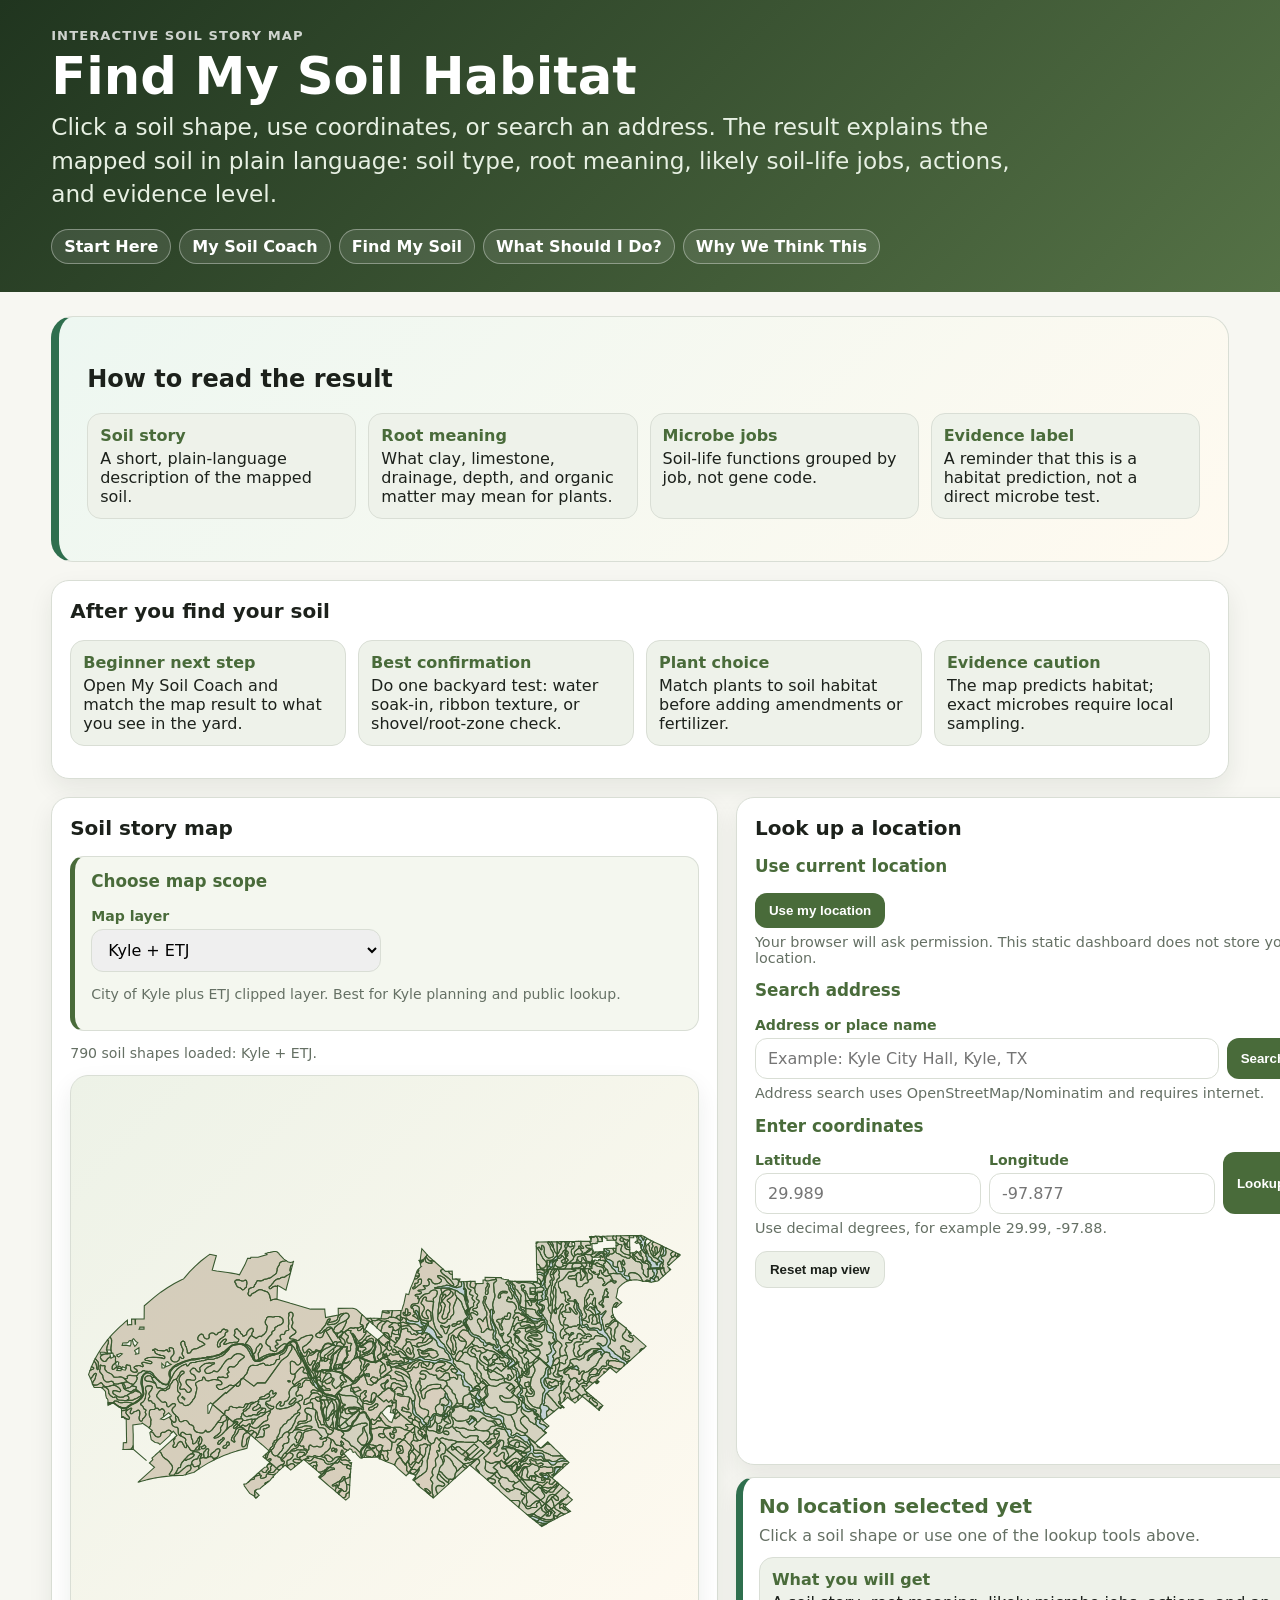
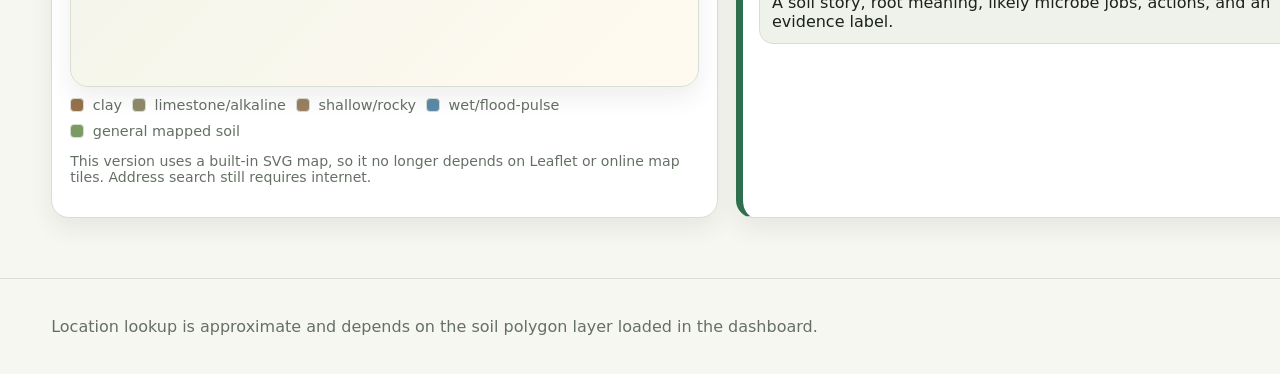
<file: map.html>
<!doctype html>
<html lang="en">
<head>
<meta charset="utf-8"/>
<meta name="viewport" content="width=device-width,initial-scale=1"/>
<title>Find My Soil | Hays/Kyle Soil-Life Dashboard</title>
<link rel="stylesheet" href="assets/style.css"/>
</head>
<body>
<header>
  <p class="eyebrow">Interactive soil story map</p>
  <h1>Find My Soil Habitat</h1>
  <p class="big-intro">
    Click a soil shape, use coordinates, or search an address. The result explains the mapped soil in plain language:
    soil type, root meaning, likely soil-life jobs, actions, and evidence level.
  </p>
  <div class="mode-nav">
    <a href="index.html">Start Here</a>
    <a href="gardener.html">My Soil Coach</a>
    <a href="map.html">Find My Soil</a>
    <a href="actions.html">What Should I Do?</a>
    <a href="research.html">Why We Think This</a>
  </div>
</header>

<main>
  <section class="beginner-hero">
    <h2>How to read the result</h2>
    <div class="help-strip">
      <div class="help-item"><strong>Soil story</strong> A short, plain-language description of the mapped soil.</div>
      <div class="help-item"><strong>Root meaning</strong> What clay, limestone, drainage, depth, and organic matter may mean for plants.</div>
      <div class="help-item"><strong>Microbe jobs</strong> Soil-life functions grouped by job, not gene code.</div>
      <div class="help-item"><strong>Evidence label</strong> A reminder that this is a habitat prediction, not a direct microbe test.</div>
    </div>
  </section>


  <section class="card" style="margin-top:18px;">
    <h2>After you find your soil</h2>
    <div class="help-strip">
      <div class="help-item"><strong>Beginner next step</strong> Open My Soil Coach and match the map result to what you see in the yard.</div>
      <div class="help-item"><strong>Best confirmation</strong> Do one backyard test: water soak-in, ribbon texture, or shovel/root-zone check.</div>
      <div class="help-item"><strong>Plant choice</strong> Match plants to soil habitat before adding amendments or fertilizer.</div>
      <div class="help-item"><strong>Evidence caution</strong> The map predicts habitat; exact microbes require local sampling.</div>
    </div>
  </section>

  <section class="location-layout" style="margin-top:18px;">
    <div class="card">
      <h2>Soil story map</h2>
      <div class="guide-box">
        <h3>Choose map scope</h3>
        <label for="layerSelect" class="form-label">Map layer</label><select id="layerSelect"></select>
        <p id="layerScopeNote" class="small"></p>
      </div>
      <p id="mapStatus" class="small">Loading soil polygons...</p>
      <div id="mapError"></div>
      <div id="map" class="svg-map" role="application" aria-label="Clickable soil polygon map">
        <div class="map-loading">Loading map...</div>
      </div>
      <div class="map-legend">
        <span><b class="legend-swatch clay"></b> clay</span>
        <span><b class="legend-swatch limestone"></b> limestone/alkaline</span>
        <span><b class="legend-swatch shallow"></b> shallow/rocky</span>
        <span><b class="legend-swatch wet"></b> wet/flood-pulse</span>
        <span><b class="legend-swatch general"></b> general mapped soil</span>
      </div>
      <p class="small">This version uses a built-in SVG map, so it no longer depends on Leaflet or online map tiles. Address search still requires internet.</p>
    </div>

    <div class="lookup-panel">
      <div class="card">
        <h2>Look up a location</h2>
        <h3>Use current location</h3>
        <button id="locationButton">Use my location</button>
        <p id="geoStatus" class="status-line">Your browser will ask permission. This static dashboard does not store your location.</p>

        <h3>Search address</h3>
        <label for="addressInput" class="form-label">Address or place name</label>
        <div class="address-row">
          <input id="addressInput" type="search" placeholder="Example: Kyle City Hall, Kyle, TX"/>
          <button id="addressButton">Search</button>
        </div>
        <p id="addressStatus" class="status-line">Address search uses OpenStreetMap/Nominatim and requires internet.</p>

        <h3>Enter coordinates</h3>
        <div class="coord-row">
          <div><label for="latInput" class="form-label">Latitude</label><input id="latInput" type="number" step="any" placeholder="29.989"/></div>
          <div><label for="lngInput" class="form-label">Longitude</label><input id="lngInput" type="number" step="any" placeholder="-97.877"/></div>
          <button id="coordButton">Lookup</button>
        </div>
        <p id="coordStatus" class="status-line">Use decimal degrees, for example 29.99, -97.88.</p>
        <button id="fitButton" class="secondary">Reset map view</button>
      </div>

      <div id="lookupResult" class="lookup-result story-result">
        <p class="result-title">No location selected yet</p>
        <p class="result-subtitle">Click a soil shape or use one of the lookup tools above.</p>
        <div class="result-item"><strong>What you will get</strong> A soil story, root meaning, likely microbe jobs, actions, and an evidence label.</div>
      </div>
    </div>
  </section>
</main>

<footer>
  <p>Location lookup is approximate and depends on the soil polygon layer loaded in the dashboard.</p>
</footer>
<script src="data/map_embedded.js"></script>
<script src="assets/map.js"></script>
</body>
</html>
</file>
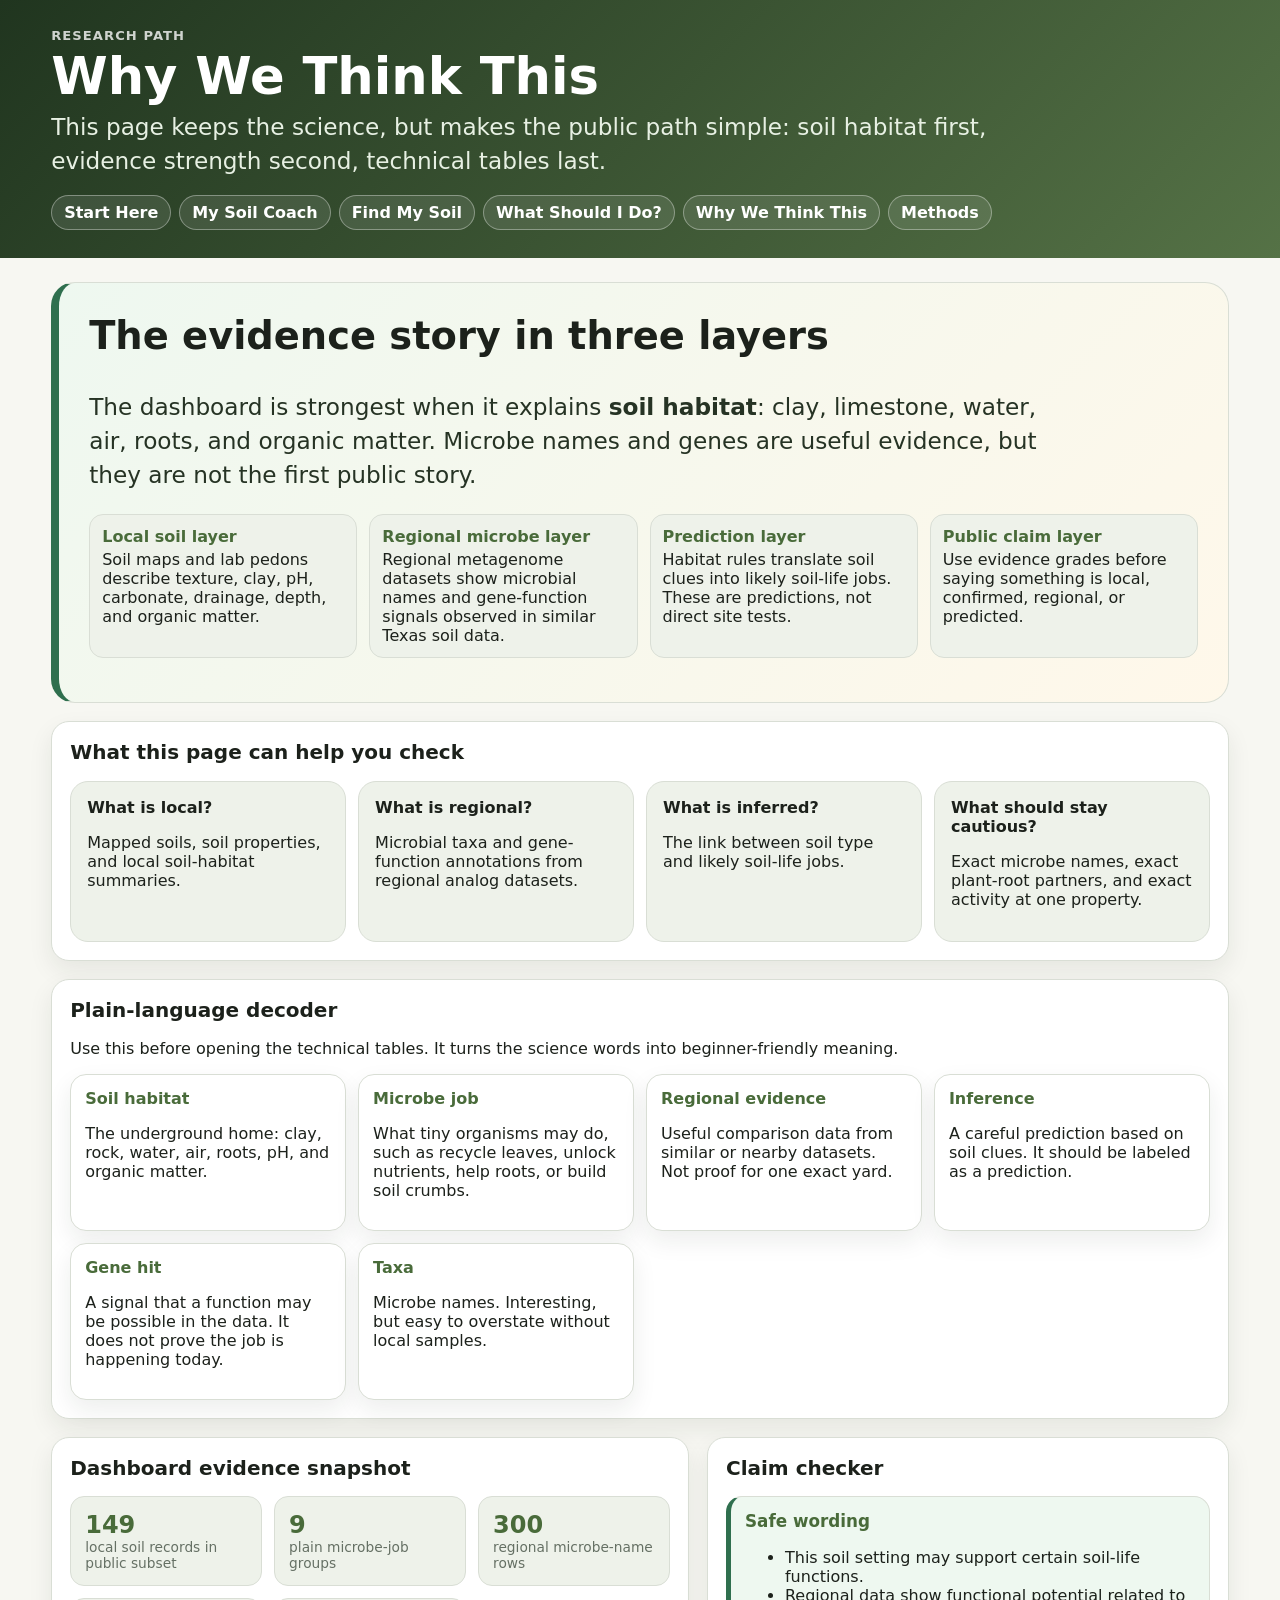
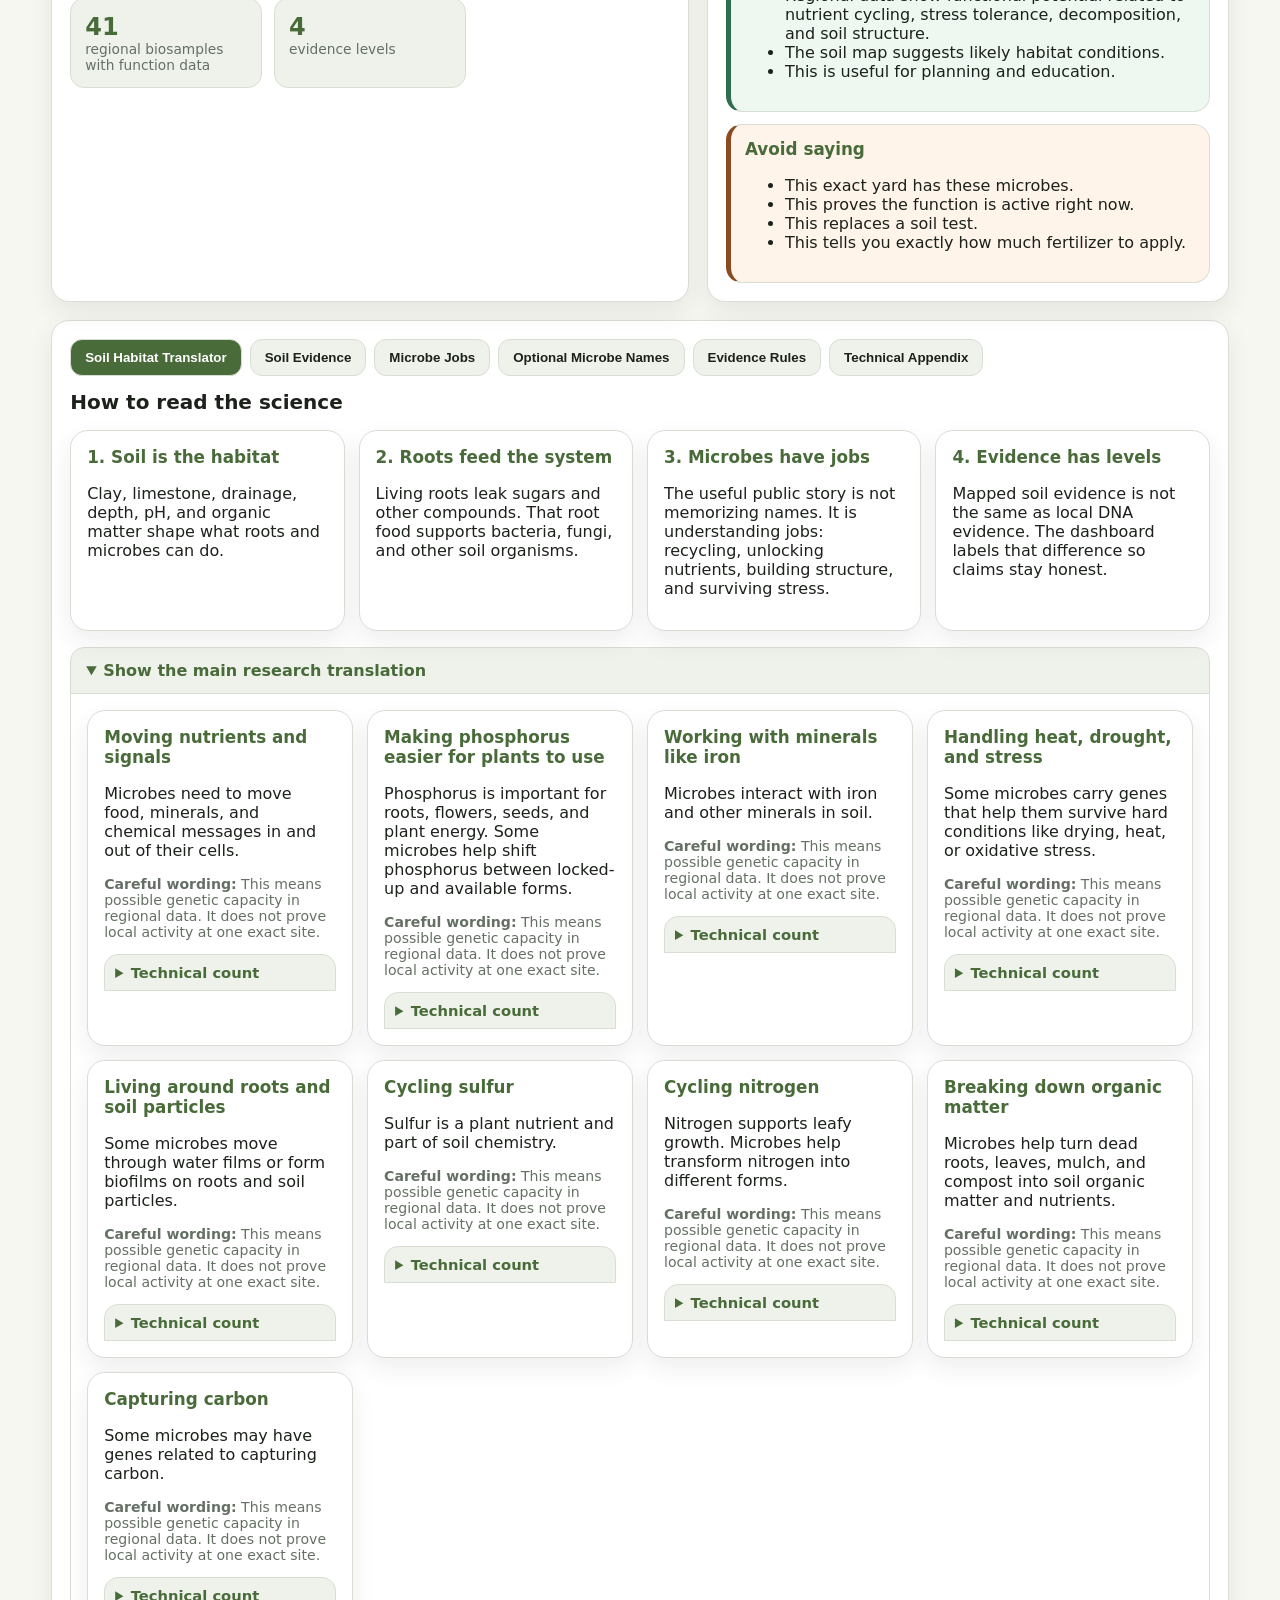
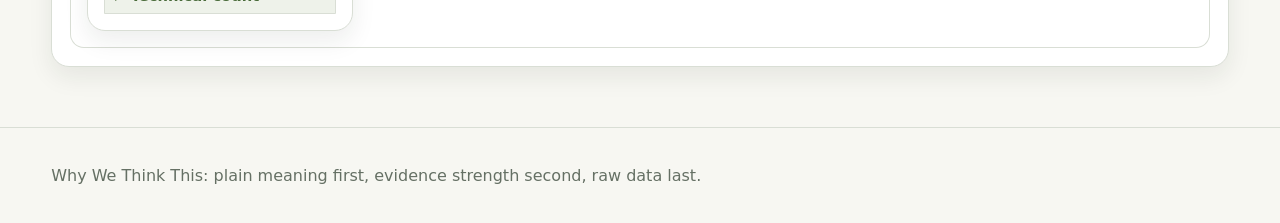
<file: research.html>
<!doctype html>
<html lang="en">
<head>
  <meta charset="utf-8"/>
  <meta name="viewport" content="width=device-width,initial-scale=1"/>
  <title>Why We Think This | Hays/Kyle Soil-Life Dashboard</title>
  <link rel="stylesheet" href="assets/style.css"/>
</head>
<body>
<header>
  <p class="eyebrow">Research path</p>
  <h1>Why We Think This</h1>
  <p class="big-intro">
    This page keeps the science, but makes the public path simple: soil habitat first, evidence strength second, technical tables last.
  </p>
  <div class="mode-nav">
    <a href="index.html">Start Here</a>
    <a href="gardener.html">My Soil Coach</a>
    <a href="map.html">Find My Soil</a>
    <a href="actions.html">What Should I Do?</a>
    <a href="research.html">Why We Think This</a>
    <a href="docs/methods.md">Methods</a>
  </div>
</header>

<main>
  <div id="appError"></div>

  <section class="story-hero research-hero">
    <h2>The evidence story in three layers</h2>
    <p class="big-intro">
      The dashboard is strongest when it explains <strong>soil habitat</strong>: clay, limestone, water, air, roots, and organic matter. Microbe names and genes are useful evidence, but they are not the first public story.
    </p>
    <div class="help-strip">
      <div class="help-item">
        <strong>Local soil layer</strong>
        Soil maps and lab pedons describe texture, clay, pH, carbonate, drainage, depth, and organic matter.
      </div>
      <div class="help-item">
        <strong>Regional microbe layer</strong>
        Regional metagenome datasets show microbial names and gene-function signals observed in similar Texas soil data.
      </div>
      <div class="help-item">
        <strong>Prediction layer</strong>
        Habitat rules translate soil clues into likely soil-life jobs. These are predictions, not direct site tests.
      </div>
      <div class="help-item">
        <strong>Public claim layer</strong>
        Use evidence grades before saying something is local, confirmed, regional, or predicted.
      </div>
    </div>
  </section>

  <section class="card">
    <h2>What this page can help you check</h2>
    <div class="use-case-grid">
      <div class="use-case-card"><strong>What is local?</strong><p>Mapped soils, soil properties, and local soil-habitat summaries.</p></div>
      <div class="use-case-card"><strong>What is regional?</strong><p>Microbial taxa and gene-function annotations from regional analog datasets.</p></div>
      <div class="use-case-card"><strong>What is inferred?</strong><p>The link between soil type and likely soil-life jobs.</p></div>
      <div class="use-case-card"><strong>What should stay cautious?</strong><p>Exact microbe names, exact plant-root partners, and exact activity at one property.</p></div>
    </div>
  </section>


  <section class="card" style="margin-top:18px;">
    <h2>Plain-language decoder</h2>
    <p>Use this before opening the technical tables. It turns the science words into beginner-friendly meaning.</p>
    <div class="decoder-grid">
      <div class="decoder-card"><strong>Soil habitat</strong><p>The underground home: clay, rock, water, air, roots, pH, and organic matter.</p></div>
      <div class="decoder-card"><strong>Microbe job</strong><p>What tiny organisms may do, such as recycle leaves, unlock nutrients, help roots, or build soil crumbs.</p></div>
      <div class="decoder-card"><strong>Regional evidence</strong><p>Useful comparison data from similar or nearby datasets. Not proof for one exact yard.</p></div>
      <div class="decoder-card"><strong>Inference</strong><p>A careful prediction based on soil clues. It should be labeled as a prediction.</p></div>
      <div class="decoder-card"><strong>Gene hit</strong><p>A signal that a function may be possible in the data. It does not prove the job is happening today.</p></div>
      <div class="decoder-card"><strong>Taxa</strong><p>Microbe names. Interesting, but easy to overstate without local samples.</p></div>
    </div>
  </section>

  <section class="grid dashboard-grid" style="margin-top:18px;">
    <div class="card">
      <h2>Dashboard evidence snapshot</h2>
      <div id="statCards" class="stat-grid"></div>
    </div>

    <div class="card claim-card">
      <h2>Claim checker</h2>
      <div class="yes-no-grid">
        <div class="yes-box">
          <h3>Safe wording</h3>
          <ul id="canSayList"></ul>
        </div>
        <div class="no-box">
          <h3>Avoid saying</h3>
          <ul id="shouldNotSayList"></ul>
        </div>
      </div>
    </div>
  </section>

  <section class="card" style="margin-top:18px;">
    <div class="tabs">
      <button class="tab active" data-tab="summary">Soil Habitat Translator</button>
      <button class="tab" data-tab="soils">Soil Evidence</button>
      <button class="tab" data-tab="jobs">Microbe Jobs</button>
      <button class="tab" data-tab="taxa">Optional Microbe Names</button>
      <button class="tab" data-tab="evidence">Evidence Rules</button>
      <button class="tab" data-tab="raw">Technical Appendix</button>
    </div>

    <div id="panel-summary" class="tab-panel">
      <h2>How to read the science</h2>
      <div class="translation-grid">
        <div class="meaning-card">
          <h3>1. Soil is the habitat</h3>
          <p>Clay, limestone, drainage, depth, pH, and organic matter shape what roots and microbes can do.</p>
        </div>
        <div class="meaning-card">
          <h3>2. Roots feed the system</h3>
          <p>Living roots leak sugars and other compounds. That root food supports bacteria, fungi, and other soil organisms.</p>
        </div>
        <div class="meaning-card">
          <h3>3. Microbes have jobs</h3>
          <p>The useful public story is not memorizing names. It is understanding jobs: recycling, unlocking nutrients, building structure, and surviving stress.</p>
        </div>
        <div class="meaning-card">
          <h3>4. Evidence has levels</h3>
          <p>Mapped soil evidence is not the same as local DNA evidence. The dashboard labels that difference so claims stay honest.</p>
        </div>
      </div>

      <details class="reveal-box" open>
        <summary>Show the main research translation</summary>
        <div class="reveal-content">
          <div id="functionCards" class="simple-grid"></div>
        </div>
      </details>
    </div>

    <div id="panel-soils" class="tab-panel" style="display:none;">
      <h2>Soil evidence: the strongest local layer</h2>
      <p>
        These records explain the mapped soil habitat. For public use, focus on soil name, texture, pH, carbonate, drainage,
        root depth, organic matter, and plant-community clues.
      </p>
      <div class="controls">
        <label for="soilSearch" class="form-label">Search soil evidence</label><input id="soilSearch" type="search" placeholder="Search soil name, texture, habitat, plant indicator..."/>
        <button id="soilClear" class="secondary">Clear</button>
        <a href="map.html"><button type="button">Open map lookup</button></a>
      </div>
      <div id="soilSimpleTable" style="margin-top:12px;"></div>
      <details class="reveal-box">
        <summary>Show full soil table</summary>
        <div class="reveal-content"><div id="soilTable"></div></div>
      </details>
      <details class="reveal-box">
        <summary>Show lab pedon support table</summary>
        <div class="reveal-content"><div id="labTable"></div></div>
      </details>
    </div>

    <div id="panel-jobs" class="tab-panel" style="display:none;">
      <h2>Microbe jobs: the public-facing research layer</h2>
      <p>
        Function categories are best explained as possible jobs. Gene annotations suggest potential. They do not prove that the job is happening at one exact location right now.
      </p>
      <div id="jobCards" class="simple-grid"></div>
      <details class="reveal-box">
        <summary>Show habitat rulebook</summary>
        <div class="reveal-content"><div id="habitatTable"></div></div>
      </details>
    </div>

    <div id="panel-taxa" class="tab-panel" style="display:none;">
      <h2>Microbe names: useful, but easy to overstate</h2>
      <div class="notice">
        Taxa tables show regional microbial names from processed datasets. They do not prove that a named microbe is present at a specific park, yard, root, or restoration site.
      </div>
      <div id="taxaSummary" class="translation-grid" style="margin-top:14px;"></div>
      <details class="reveal-box">
        <summary>Show top regional taxa table</summary>
        <div class="reveal-content"><div id="taxaTable"></div></div>
      </details>
    </div>

    <div id="panel-evidence" class="tab-panel" style="display:none;">
      <h2>Evidence rules: what the dashboard can and cannot prove</h2>
      <p>Use this before making public-facing claims.</p>
      <div id="evidenceCards" class="simple-grid"></div>
      <details class="reveal-box" open>
        <summary>Show evidence grade table</summary>
        <div class="reveal-content"><div id="evidenceTable"></div></div>
      </details>
      <details class="reveal-box">
        <summary>Show source notes</summary>
        <div class="reveal-content"><div id="sourceNotes"></div></div>
      </details>
    </div>

    <div id="panel-raw" class="tab-panel" style="display:none;">
      <h2>Technical appendix</h2>
      <p>These tables are for audit and expert review. Most public users can stop at the soil habitat and evidence-strength sections.</p>

      <details class="reveal-box">
        <summary>Show top KEGG Orthology IDs</summary>
        <div class="reveal-content">
          <p class="small">KO IDs are gene/function categories used in microbial annotation.</p>
          <div id="koTable"></div>
        </div>
      </details>

      <details class="reveal-box">
        <summary>Show top Enzyme Commission IDs</summary>
        <div class="reveal-content">
          <p class="small">EC IDs describe enzyme types and broad biochemical potential.</p>
          <div id="ecTable"></div>
        </div>
      </details>

      <details class="reveal-box">
        <summary>Show top product names</summary>
        <div class="reveal-content">
          <p class="small">Product names are readable gene annotations. Many are broad, incomplete, or hypothetical.</p>
          <div id="productTable"></div>
        </div>
      </details>
    </div>
  </section>
</main>

<footer>
  <p>Why We Think This: plain meaning first, evidence strength second, raw data last.</p>
</footer>
<script src="data/research_embedded.js"></script>
<script src="assets/app.js"></script>
</body>
</html>
</file>
<file: assets/style.css>
:root{--bg:#f7f7f2;--panel:#fff;--ink:#1c211b;--muted:#657064;--line:#d9ded5;--accent:#496b3a;--soft:#eef2ea;--warn:#8a4b20;--good:#2f6f4e;--shadow:0 10px 25px rgba(24,32,21,.08)}
*{box-sizing:border-box}body{margin:0;font-family:system-ui,-apple-system,Segoe UI,Roboto,Helvetica,Arial,sans-serif;background:var(--bg);color:var(--ink)}header{padding:28px clamp(18px,4vw,56px);background:linear-gradient(135deg,#20351f,#557246);color:white}header h1{margin:0 0 8px;font-size:clamp(2rem,4vw,4.5rem);line-height:1}header p{max-width:980px;margin:0;color:#e7f0e3;font-size:1.05rem}.badge-row{display:flex;flex-wrap:wrap;gap:8px;margin-top:18px}.badge{padding:6px 10px;border:1px solid rgba(255,255,255,.35);border-radius:999px;background:rgba(255,255,255,.12);font-size:.85rem}main{padding:24px clamp(18px,4vw,56px) 60px}.grid{display:grid;gap:18px}.dashboard-grid{grid-template-columns:minmax(280px,1.1fr) minmax(280px,.9fr)}@media(max-width:980px){.dashboard-grid{grid-template-columns:1fr}}.card{background:var(--panel);border:1px solid var(--line);border-radius:18px;padding:18px;box-shadow:var(--shadow)}.card h2,.card h3{margin-top:0}.card h2{font-size:1.25rem}.card h3{font-size:1.05rem;color:var(--accent)}.map-shell{min-height:460px;display:grid;grid-template-rows:auto 1fr;gap:12px}.map-placeholder{min-height:360px;border-radius:14px;background:radial-gradient(circle at 25% 25%,rgba(73,107,58,.16),transparent 25%),radial-gradient(circle at 70% 40%,rgba(122,90,47,.15),transparent 24%),linear-gradient(135deg,#e7ecdf,#f7f7f2);border:1px dashed #a9b39e;position:relative;overflow:hidden}.map-placeholder:before{content:"";position:absolute;inset:38px 80px 52px 66px;border:4px solid rgba(73,107,58,.55);border-radius:46% 54% 49% 51%;transform:rotate(-8deg)}.map-placeholder:after{content:"Map layer placeholder\A Kyle + ETJ soil polygons";white-space:pre;position:absolute;left:24px;bottom:24px;color:var(--muted);font-weight:650}.controls{display:flex;flex-wrap:wrap;gap:10px}input,select{border:1px solid var(--line);border-radius:12px;padding:10px 12px;font:inherit;min-width:220px}button{border:none;border-radius:12px;padding:10px 14px;background:var(--accent);color:white;font-weight:700;cursor:pointer}button.secondary{background:var(--soft);color:var(--ink);border:1px solid var(--line)}.stat-grid{display:grid;grid-template-columns:repeat(auto-fit,minmax(160px,1fr));gap:12px}.stat{background:var(--soft);border-radius:14px;padding:14px;border:1px solid var(--line)}.stat .num{font-size:1.5rem;font-weight:800;color:var(--accent)}.stat .label{color:var(--muted);font-size:.86rem}.notice{border-left:5px solid var(--warn);background:#fff7ec;padding:12px 14px;border-radius:12px;color:#4d321f}.good-notice{border-left-color:var(--good);background:#edf7f1}.tabs{display:flex;gap:8px;flex-wrap:wrap;margin-bottom:14px}.tab{background:var(--soft);color:var(--ink);border:1px solid var(--line)}.tab.active{background:var(--accent);color:white}.table-wrap{max-height:420px;overflow:auto;border:1px solid var(--line);border-radius:12px}table{border-collapse:collapse;width:100%;background:white;font-size:.88rem}th,td{border-bottom:1px solid var(--line);padding:9px 10px;vertical-align:top;text-align:left}th{position:sticky;top:0;background:#eef2ea;z-index:2}td{color:#2b302a}.small{color:var(--muted);font-size:.88rem}.codeish{font-family:ui-monospace,SFMono-Regular,Menlo,Consolas,monospace;background:#f2f3ef;border:1px solid var(--line);border-radius:8px;padding:2px 5px}footer{border-top:1px solid var(--line);padding:22px clamp(18px,4vw,56px);color:var(--muted)}a{color:var(--accent);font-weight:650}.list-clean{padding-left:18px}


.hero-choice{display:grid;grid-template-columns:repeat(auto-fit,minmax(280px,1fr));gap:18px;margin-top:22px}.choice-card{background:rgba(255,255,255,.12);border:1px solid rgba(255,255,255,.32);border-radius:20px;padding:22px;color:white}.choice-card h2{margin-top:0;color:white}.choice-card p{color:#e7f0e3}.choice-card a{display:inline-block;margin-top:12px;background:white;color:#20351f;text-decoration:none;padding:10px 14px;border-radius:12px;font-weight:800}.guide-box{background:#f4f7ef;border:1px solid var(--line);border-left:5px solid var(--accent);border-radius:14px;padding:14px 16px;margin:14px 0}.guide-box h3{margin-top:0}.step-list{display:grid;gap:10px;counter-reset:step;padding-left:0}.step-list li{list-style:none;background:var(--soft);border:1px solid var(--line);border-radius:14px;padding:12px 12px 12px 46px;position:relative}.step-list li:before{counter-increment:step;content:counter(step);position:absolute;left:12px;top:12px;background:var(--accent);color:white;width:24px;height:24px;display:grid;place-items:center;border-radius:50%;font-weight:800}.benefit-card{background:#fff;border:1px solid var(--line);border-radius:16px;padding:14px;box-shadow:var(--shadow)}.benefit-card h3{margin-bottom:6px}.callout-large{background:linear-gradient(135deg,#edf7f1,#fffaf0);border:1px solid var(--line);border-left:6px solid var(--good);border-radius:18px;padding:18px}.mode-nav{display:flex;flex-wrap:wrap;gap:8px;margin-top:18px}.mode-nav a{color:white;border:1px solid rgba(255,255,255,.35);border-radius:999px;padding:7px 12px;text-decoration:none;background:rgba(255,255,255,.1)}


/* v0.9 beginner-friendly additions */
.big-intro {
  font-size: clamp(1.15rem, 2vw, 1.45rem);
  line-height: 1.45;
  max-width: 960px;
}

.simple-grid {
  display: grid;
  grid-template-columns: repeat(auto-fit, minmax(260px, 1fr));
  gap: 14px;
}

.simple-card {
  background: #fff;
  border: 1px solid var(--line);
  border-radius: 18px;
  padding: 16px;
  box-shadow: var(--shadow);
}

.simple-card h3 {
  margin-top: 0;
  color: var(--accent);
}

.simple-card .why {
  margin-top: 10px;
  padding: 10px;
  border-radius: 12px;
  background: var(--soft);
  color: #344034;
}

.beginner-hero {
  background: linear-gradient(135deg, #edf7f1, #fffaf0);
  border: 1px solid var(--line);
  border-left: 8px solid var(--good);
  border-radius: 22px;
  padding: clamp(18px, 3vw, 28px);
  margin-bottom: 18px;
}

.yes-no-grid {
  display: grid;
  grid-template-columns: repeat(auto-fit, minmax(240px,1fr));
  gap: 12px;
}

.yes-box, .no-box {
  border-radius: 16px;
  padding: 14px;
  border: 1px solid var(--line);
}

.yes-box { background: #eef8f0; border-left: 5px solid var(--good); }
.no-box { background: #fff4ea; border-left: 5px solid var(--warn); }

.details-lite summary {
  cursor: pointer;
  font-weight: 800;
  color: var(--accent);
  padding: 12px;
  background: var(--soft);
  border: 1px solid var(--line);
  border-radius: 12px;
}

.details-lite[open] summary {
  border-bottom-left-radius: 0;
  border-bottom-right-radius: 0;
}

.details-lite .details-body {
  border: 1px solid var(--line);
  border-top: 0;
  border-radius: 0 0 12px 12px;
  padding: 14px;
  background: white;
}

.help-strip {
  display: grid;
  grid-template-columns: repeat(auto-fit, minmax(220px,1fr));
  gap: 12px;
  margin: 14px 0;
}

.help-item {
  background: var(--soft);
  border: 1px solid var(--line);
  border-radius: 14px;
  padding: 12px;
}

.help-item strong {
  display: block;
  color: var(--accent);
  margin-bottom: 4px;
}

/* v1.0 location lookup */
#map{height:min(68vh,720px);min-height:460px;border-radius:18px;border:1px solid var(--line);box-shadow:var(--shadow);overflow:hidden}
.location-layout{display:grid;grid-template-columns:minmax(320px,1.15fr) minmax(300px,.85fr);gap:18px}
@media(max-width:980px){.location-layout{grid-template-columns:1fr}#map{height:520px}}
.lookup-panel{display:grid;gap:12px}.lookup-result{background:#fff;border:1px solid var(--line);border-radius:18px;padding:16px;box-shadow:var(--shadow)}
.result-title{font-size:1.25rem;font-weight:850;color:var(--accent);margin:0 0 8px}.result-subtitle{color:var(--muted);margin:0 0 12px}
.result-grid{display:grid;gap:10px}.result-item{background:var(--soft);border:1px solid var(--line);border-radius:14px;padding:12px}.result-item strong{display:block;color:var(--accent);margin-bottom:4px}
.coord-row{display:grid;grid-template-columns:1fr 1fr auto;gap:8px}.address-row{display:grid;grid-template-columns:1fr auto;gap:8px}
@media(max-width:720px){.coord-row,.address-row{grid-template-columns:1fr}}
.status-line{font-size:.9rem;color:var(--muted);margin-top:6px}.leaflet-popup-content{font-family:system-ui,-apple-system,Segoe UI,Roboto,Helvetica,Arial,sans-serif}


/* v1.2 story-first UI */
.story-hero {
  background: linear-gradient(135deg, #eef8f0, #fff8ea);
  border: 1px solid var(--line);
  border-left: 8px solid var(--good);
  border-radius: 24px;
  padding: clamp(18px, 3vw, 30px);
  margin-bottom: 18px;
}

.story-hero h2 {
  margin-top: 0;
  font-size: clamp(1.6rem, 3vw, 2.4rem);
}

.story-path {
  display: grid;
  grid-template-columns: repeat(auto-fit, minmax(220px,1fr));
  gap: 14px;
  margin-top: 18px;
}

.story-step {
  background: white;
  border: 1px solid var(--line);
  border-radius: 18px;
  padding: 16px;
  box-shadow: var(--shadow);
}

.story-step h3 {
  margin-top: 0;
  color: var(--accent);
}

.meaning-card {
  background: white;
  border: 1px solid var(--line);
  border-radius: 18px;
  padding: 16px;
  box-shadow: var(--shadow);
}

.meaning-card h3 {
  margin-top: 0;
}

.translation-grid {
  display: grid;
  grid-template-columns: repeat(auto-fit, minmax(260px,1fr));
  gap: 14px;
}

.action-card {
  background: #f8fbf5;
  border: 1px solid var(--line);
  border-left: 5px solid var(--accent);
  border-radius: 16px;
  padding: 14px;
}

.reveal-box {
  margin-top: 16px;
}

.reveal-box summary {
  cursor: pointer;
  font-weight: 850;
  color: var(--accent);
  background: var(--soft);
  border: 1px solid var(--line);
  border-radius: 14px;
  padding: 13px 15px;
}

.reveal-box[open] summary {
  border-bottom-left-radius: 0;
  border-bottom-right-radius: 0;
}

.reveal-content {
  background: white;
  border: 1px solid var(--line);
  border-top: 0;
  border-radius: 0 0 14px 14px;
  padding: 16px;
}

.plain-pill {
  display: inline-block;
  padding: 6px 10px;
  border-radius: 999px;
  background: #eef8f0;
  border: 1px solid var(--line);
  margin: 3px 4px 3px 0;
  font-weight: 700;
  color: var(--accent);
}

.use-case-grid {
  display: grid;
  grid-template-columns: repeat(auto-fit, minmax(230px,1fr));
  gap: 12px;
}

.use-case-card {
  border-radius: 18px;
  padding: 16px;
  background: var(--soft);
  border: 1px solid var(--line);
}

.small-data-note {
  font-size: .92rem;
  color: var(--muted);
  margin-bottom: 10px;
}

/* v1.3 public story-first redesign */
.eyebrow {
  margin: 0 0 8px;
  font-size: .82rem;
  letter-spacing: .08em;
  text-transform: uppercase;
  font-weight: 850;
  color: rgba(255,255,255,.78);
}

.eyebrow.dark {
  color: var(--accent);
}

.public-choice .light-card,
.choice-card.light-card {
  background: #fff;
  color: var(--ink);
  border: 1px solid var(--line);
  box-shadow: var(--shadow);
}

.choice-card.light-card h2 {
  color: var(--accent);
}

.choice-card.light-card p {
  color: var(--muted);
}

.choice-card.light-card a {
  background: var(--accent);
  color: #fff;
}

.soil-equation {
  display: flex;
  flex-wrap: wrap;
  align-items: center;
  gap: 8px;
  margin-top: 18px;
}

.soil-equation span {
  background: #fff;
  border: 1px solid var(--line);
  border-radius: 999px;
  padding: 8px 11px;
  font-weight: 800;
  box-shadow: var(--shadow);
}

.job-card h3::first-letter {
  color: var(--accent);
}

.action-grid {
  display: grid;
  grid-template-columns: repeat(auto-fit, minmax(240px, 1fr));
  gap: 12px;
}

.story-result {
  border-left: 7px solid var(--good);
}

.soil-story-banner {
  background: linear-gradient(135deg, #edf7f1, #fff8ea);
  border: 1px solid var(--line);
  border-radius: 16px;
  padding: 14px;
  margin: 10px 0 14px;
  font-size: 1.04rem;
}

.public-story-card {
  background: #fff;
}

.public-story-card ul {
  margin: 6px 0 0;
  padding-left: 20px;
}

.public-story-card li {
  margin: 5px 0;
}

.action-highlight {
  border-left: 5px solid var(--good);
  background: #f8fbf5;
}

.evidence-card {
  border-left: 5px solid var(--warn);
  background: #fffaf3;
}

.result-actions {
  display: flex;
  flex-wrap: wrap;
  gap: 8px;
}

.result-actions a {
  text-decoration: none;
}

@media print {
  header, .mode-nav, #map, .lookup-panel > .card, footer, .result-actions, .details-lite summary { display: none !important; }
  main { padding: 0; }
  .location-layout { display: block; }
  .lookup-result, .card, .result-item { box-shadow: none; border-color: #999; }
  body { background: #fff; }
}

/* v1.4 research simplification and no-CDN SVG map */
.research-hero .big-intro {
  color: #263324;
}

.claim-card h3 {
  margin-top: 0;
}

.svg-map {
  min-height: 520px;
  border-radius: 18px;
  border: 1px solid var(--line);
  box-shadow: var(--shadow);
  background: linear-gradient(135deg, #edf2e7, #fffaf0);
  overflow: hidden;
  position: relative;
}

.svg-map svg {
  width: 100%;
  height: 100%;
  min-height: 520px;
  display: block;
  cursor: crosshair;
}

.map-loading {
  min-height: 520px;
  display: grid;
  place-items: center;
  color: var(--muted);
  font-weight: 800;
}

.soil-poly {
  stroke: #38592f;
  stroke-width: 1.1;
  fill: #7a9b62;
  fill-opacity: .34;
  vector-effect: non-scaling-stroke;
  transition: fill-opacity .12s ease, stroke-width .12s ease;
}

.soil-poly:hover {
  fill-opacity: .62;
  stroke-width: 2.4;
}

.soil-poly.selected {
  fill-opacity: .78;
  stroke: #1f321c;
  stroke-width: 3.5;
}

.soil-poly.clay { fill: #96724b; }
.soil-poly.limestone { fill: #8f8a6a; }
.soil-poly.shallow { fill: #9b8062; }
.soil-poly.wet { fill: #5b8aa8; }
.soil-poly.general { fill: #7a9b62; }

.map-marker {
  fill: #1f321c;
  stroke: white;
  stroke-width: 3;
  vector-effect: non-scaling-stroke;
  pointer-events: none;
}

.map-legend {
  display: flex;
  flex-wrap: wrap;
  gap: 10px;
  margin-top: 10px;
  color: var(--muted);
  font-size: .9rem;
}

.legend-swatch {
  display: inline-block;
  width: 14px;
  height: 14px;
  border-radius: 4px;
  border: 1px solid var(--line);
  vertical-align: -2px;
  margin-right: 4px;
}

.legend-swatch.clay { background: #96724b; }
.legend-swatch.limestone { background: #8f8a6a; }
.legend-swatch.shallow { background: #9b8062; }
.legend-swatch.wet { background: #5b8aa8; }
.legend-swatch.general { background: #7a9b62; }

.soil-story-banner {
  border-radius: 16px;
  border: 1px solid var(--line);
  border-left: 6px solid var(--accent);
  background: #f7fbf3;
  padding: 14px;
  margin-bottom: 12px;
}

.result-actions {
  display: flex;
  flex-wrap: wrap;
  gap: 8px;
}

.result-actions a {
  text-decoration: none;
}

.action-highlight {
  border-left: 5px solid var(--good);
}

.evidence-card {
  border-left: 5px solid var(--warn);
}

.mini-details summary {
  font-size: .92rem;
  padding: 9px 10px;
}

@media print {
  header, footer, .mode-nav, .lookup-panel .card:first-child, .map-legend, #map, #mapStatus, #mapError {
    display: none !important;
  }
  main, .location-layout, .lookup-panel, .lookup-result {
    display: block !important;
    width: 100% !important;
  }
  .lookup-result {
    box-shadow: none;
    border: none;
  }
}


/* v1.4 soil habitat translator additions */
.form-label{display:block;font-size:.82rem;font-weight:800;color:var(--accent);margin:2px 0 4px}.compact-table{max-height:220px}.component-mix-card table{font-size:.82rem}.soil-poly:focus{outline:3px solid #20351f;outline-offset:2px}.evidence-card{border-left:5px solid var(--good)}.component-mix-card{border-left:5px solid #8a6f3d}.research-hero .help-item strong{font-size:1rem}.technical-warning{background:#fff7ec;border:1px solid var(--line);border-left:5px solid var(--warn);border-radius:14px;padding:12px}

/* v2 beginner soil coach */
.coach-hero { border-left-color: #5a7f4a; }
.home-coach-hero .priority-card { outline: 3px solid rgba(255,255,255,.55); }
.coach-layout {
  display: grid;
  grid-template-columns: minmax(320px, 1.2fr) minmax(300px, .8fr);
  gap: 18px;
  align-items: start;
}
@media (max-width: 1040px) {
  .coach-layout { grid-template-columns: 1fr; }
  .sticky-output { position: static !important; }
}
.coach-inputs { display: grid; gap: 18px; }
.coach-step h2 { margin-bottom: 6px; }
.sticky-output { position: sticky; top: 18px; }
.option-grid {
  display: grid;
  grid-template-columns: repeat(auto-fit, minmax(210px, 1fr));
  gap: 12px;
}
.observation-grid { grid-template-columns: repeat(auto-fit, minmax(220px, 1fr)); }
.option-card {
  appearance: none;
  display: block;
  width: 100%;
  min-height: 96px;
  text-align: left;
  background: #fff;
  color: var(--ink);
  border: 1px solid var(--line);
  border-radius: 16px;
  padding: 14px;
  box-shadow: var(--shadow);
  cursor: pointer;
}
.option-card strong { display: block; color: var(--accent); margin-bottom: 6px; }
.option-card span { display: block; font-weight: 500; color: var(--muted); line-height: 1.35; }
.option-card:hover, .option-card:focus { outline: 3px solid rgba(85, 114, 70, .25); }
.option-card.selected {
  border-color: var(--accent);
  background: linear-gradient(135deg, #edf7f1, #fffdf4);
  box-shadow: 0 0 0 3px rgba(85,114,70,.18);
}
.coach-form-grid {
  display: grid;
  grid-template-columns: repeat(auto-fit, minmax(190px, 1fr));
  gap: 12px;
  align-items: end;
}
.coach-form-grid select, .test-card select { width: 100%; min-width: 0; }
.test-grid {
  display: grid;
  grid-template-columns: repeat(auto-fit, minmax(240px, 1fr));
  gap: 12px;
}
.test-card, .season-card, .shortcut-card, .recipe-card, .decoder-card {
  background: #fff;
  border: 1px solid var(--line);
  border-radius: 16px;
  padding: 14px;
  box-shadow: var(--shadow);
}
.test-card h3, .season-card h3, .shortcut-card h3, .recipe-card h3 { margin-top: 0; color: var(--accent); }
.test-output, .test-note { background: var(--soft); border-radius: 12px; padding: 10px; margin-top: 10px; }
.coach-result { display: grid; gap: 14px; }
.coach-result-header {
  background: linear-gradient(135deg, #eef8f0, #fff8ea);
  border: 1px solid var(--line);
  border-left: 6px solid var(--good);
  border-radius: 18px;
  padding: 16px;
}
.coach-result-header h3 { margin-top: 0; font-size: 1.35rem; color: var(--accent); }
.coach-result-grid {
  display: grid;
  grid-template-columns: repeat(auto-fit, minmax(220px, 1fr));
  gap: 12px;
}
.coach-result-grid.two-col { grid-template-columns: repeat(auto-fit, minmax(280px, 1fr)); }
.coach-panel {
  background: #fff;
  border: 1px solid var(--line);
  border-radius: 16px;
  padding: 14px;
}
.coach-panel h4 { margin: 0 0 8px; color: var(--accent); font-size: 1.02rem; }
.coach-panel ul { margin-bottom: 0; }
.do-panel { border-left: 5px solid var(--good); background: #f5fbf5; }
.avoid-panel { border-left: 5px solid var(--warn); background: #fff8ef; }
.planting-panel { border-left: 5px solid var(--accent); background: #f8fbf5; }
.confidence-meter {
  border: 1px solid var(--line);
  border-radius: 16px;
  padding: 14px;
  background: var(--soft);
}
.season-grid, .shortcut-grid, .recipe-grid, .decoder-grid {
  display: grid;
  grid-template-columns: repeat(auto-fit, minmax(230px, 1fr));
  gap: 12px;
}
.shortcut-card { border-left: 5px solid var(--accent); }
.recipe-card { border-left: 5px solid var(--good); }
.decoder-card strong { color: var(--accent); display: block; margin-bottom: 6px; }
.action-shortcuts { background: linear-gradient(135deg, #fbfdf8, #fff8ea); }
.form-label {
  display: block;
  font-size: .88rem;
  font-weight: 800;
  color: var(--accent);
  margin: 0 0 5px;
}

/* v3 click-through beginner learning path */
.guided-coach-card {
  margin-bottom: 18px;
  background: linear-gradient(135deg, #fbfdf8, #fff8ea);
  border-left: 8px solid var(--accent);
}
.guided-header {
  display: flex;
  justify-content: space-between;
  gap: 16px;
  align-items: flex-start;
}
.guided-header h2 { margin: 0 0 6px; font-size: clamp(1.45rem, 3vw, 2.2rem); }
.guided-score {
  flex: 0 0 auto;
  background: var(--accent);
  color: #fff;
  border-radius: 999px;
  padding: 8px 12px;
  font-weight: 850;
  white-space: nowrap;
}
.guided-progress {
  height: 12px;
  background: #e7ecdf;
  border: 1px solid var(--line);
  border-radius: 999px;
  overflow: hidden;
  margin: 14px 0 18px;
}
.guided-progress div {
  height: 100%;
  width: 0%;
  background: var(--accent);
  transition: width .25s ease;
}
.guided-shell {
  display: grid;
  grid-template-columns: minmax(300px, 1fr) minmax(260px, .42fr);
  gap: 16px;
  align-items: start;
}
.guided-panel {
  background: #fff;
  border: 1px solid var(--line);
  border-radius: 18px;
  padding: clamp(16px, 2.5vw, 22px);
  box-shadow: var(--shadow);
}
.guided-panel h3 {
  color: var(--accent);
  font-size: 1.35rem;
  margin: 0 0 8px;
}
.guided-panel .big-question {
  font-size: clamp(1.25rem, 2.4vw, 1.85rem);
  font-weight: 850;
  line-height: 1.15;
  margin: 8px 0 12px;
}
.guided-side {
  background: #fff;
  border: 1px solid var(--line);
  border-radius: 18px;
  padding: 16px;
  box-shadow: var(--shadow);
}
.guided-side h3 { margin-top: 0; color: var(--accent); }
.clue-stack { display: grid; gap: 8px; }
.clue-chip {
  border: 1px solid var(--line);
  border-radius: 14px;
  background: var(--soft);
  padding: 10px 12px;
}
.clue-chip strong { display: block; color: var(--accent); margin-bottom: 2px; }
.mini-coach-tip {
  margin-top: 12px;
  border-left: 5px solid var(--good);
  background: #f5fbf5;
  border-radius: 12px;
  padding: 12px;
  color: #334033;
}
.guided-choice-grid {
  display: grid;
  grid-template-columns: repeat(auto-fit, minmax(210px, 1fr));
  gap: 12px;
  margin-top: 14px;
}
.guided-choice {
  appearance: none;
  text-align: left;
  min-height: 110px;
  width: 100%;
  border: 1px solid var(--line);
  background: #fff;
  color: var(--ink);
  border-radius: 16px;
  padding: 14px;
  box-shadow: var(--shadow);
  cursor: pointer;
}
.guided-choice strong { display: block; color: var(--accent); font-size: 1rem; margin-bottom: 6px; }
.guided-choice span { display: block; color: var(--muted); font-weight: 500; line-height: 1.35; }
.guided-choice:hover, .guided-choice:focus { outline: 3px solid rgba(85,114,70,.25); }
.guided-choice.selected {
  border-color: var(--accent);
  background: linear-gradient(135deg, #edf7f1, #fffdf4);
  box-shadow: 0 0 0 3px rgba(85,114,70,.18);
}
.guided-choice.small-choice { min-height: 76px; }
.guided-explain {
  background: #f8fbf5;
  border: 1px solid var(--line);
  border-left: 5px solid var(--good);
  border-radius: 14px;
  padding: 12px 14px;
  margin-top: 14px;
}
.guided-explain h4 { margin: 0 0 6px; color: var(--accent); }
.guided-mini-result {
  display: grid;
  grid-template-columns: repeat(auto-fit, minmax(220px, 1fr));
  gap: 12px;
  margin-top: 14px;
}
.guided-mini-card {
  background: #fff;
  border: 1px solid var(--line);
  border-radius: 16px;
  padding: 14px;
}
.guided-mini-card h4 { margin: 0 0 8px; color: var(--accent); }
.guided-nav {
  display: flex;
  flex-wrap: wrap;
  align-items: center;
  gap: 8px;
  margin-top: 16px;
}
.jump-link {
  margin-left: auto;
  text-decoration: none;
}
.lesson-check {
  border: 1px solid var(--line);
  border-radius: 16px;
  background: #fffaf0;
  padding: 14px;
  margin-top: 14px;
}
.lesson-check strong { color: var(--accent); }
.quiz-feedback {
  min-height: 24px;
  margin-top: 10px;
  font-weight: 750;
}
.copy-plan-box {
  background: var(--soft);
  border: 1px solid var(--line);
  border-radius: 14px;
  padding: 12px;
  white-space: pre-wrap;
  font-family: ui-monospace, SFMono-Regular, Menlo, Consolas, monospace;
  font-size: .86rem;
  max-height: 240px;
  overflow: auto;
}
@media (max-width: 900px) {
  .guided-header, .guided-shell { display: block; }
  .guided-score { display: inline-block; margin-top: 10px; }
  .guided-side { margin-top: 14px; }
  .jump-link { margin-left: 0; }
}
.guided-choice { display: block; box-sizing: border-box; text-decoration: none; }
.guided-choice-grid a.guided-choice { color: var(--ink); }
</file>
